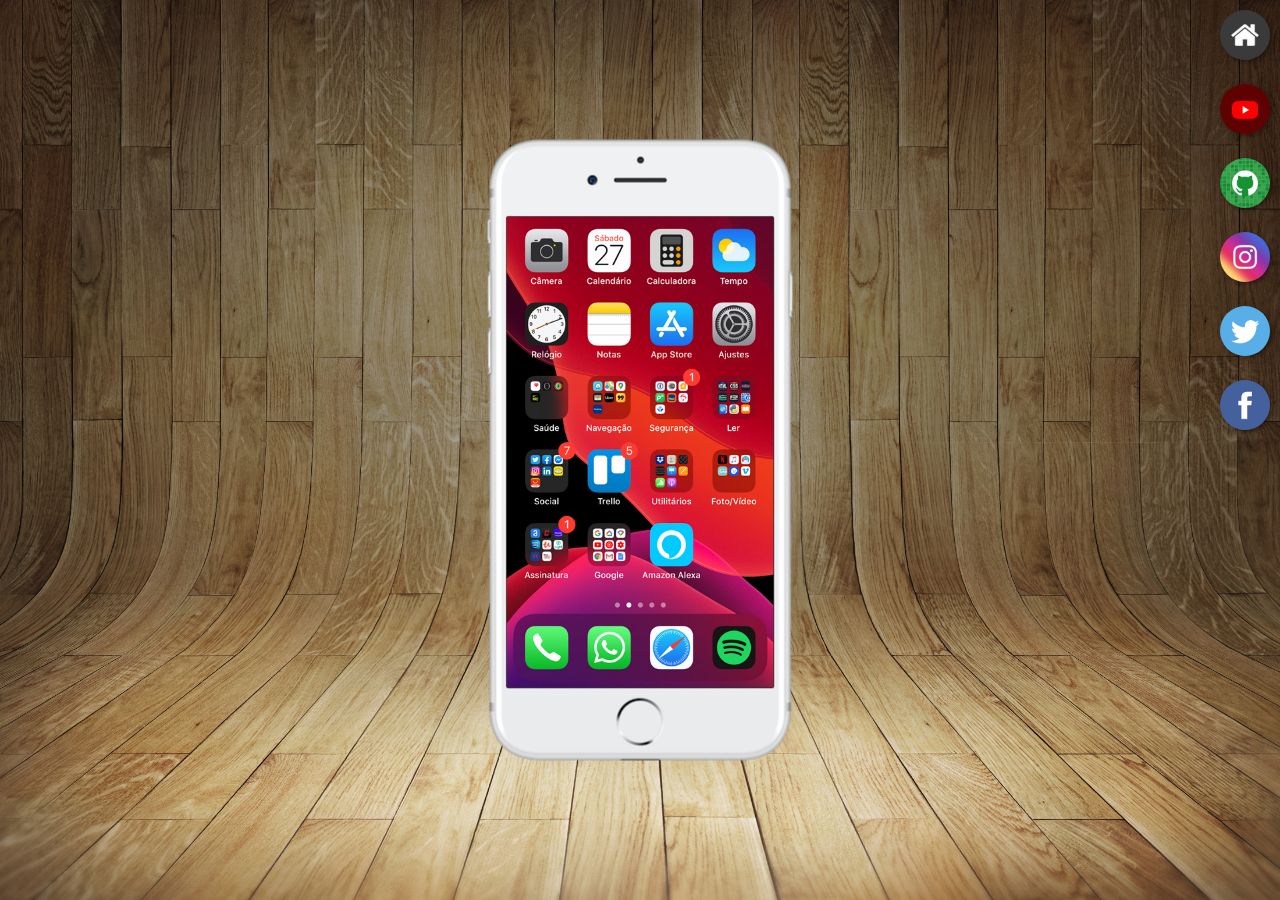
<file: index.html>
<!DOCTYPE html>
<html lang="pt-br">
<head>
    <meta charset="UTF-8">
    <meta http-equiv="X-UA-Compatible" content="IE=edge">
    <meta name="viewport" content="width=device-width, initial-scale=1.0">
    <link rel="shortcut icon" href="favicon.ico" type="image/x-icon">
    <link rel="stylesheet" href="estilos/style.css">
    <title>Projeto de Redes Sociais</title>
</head>
<body>
    <main>
        <section id="telefone">
            <iframe src="home.html" name="tela" id="tela" frameborder="0"></iframe>
                
        </section>
        <section id="redes-sociais">
            <a href="home.html" target="tela"><img src="imagens/logo-home.jpg" alt="Home"></a><br>
            <a href="youtube.html" target="tela"><img src="imagens/logo-youtube.jpg" alt="YouTube"></a><br>
            <a href="github.html" target="tela"><img src="imagens/logo-github.jpg" alt="GitHub"></a><br>
            <a href="instagram.html" target="tela"><img src="imagens/logo-instagram.jpg" alt="Instagram"></a><br>
            <a href="twitter.html" target="tela"><img src="imagens/logo-twitter.jpg" alt="Twitter"></a><br>
            <a href="facebook.html" target="tela"><img src="imagens/logo-facebook.jpg" alt="Facebook"></a>
        </section>
    </main>    
</body>
</html>
</file>
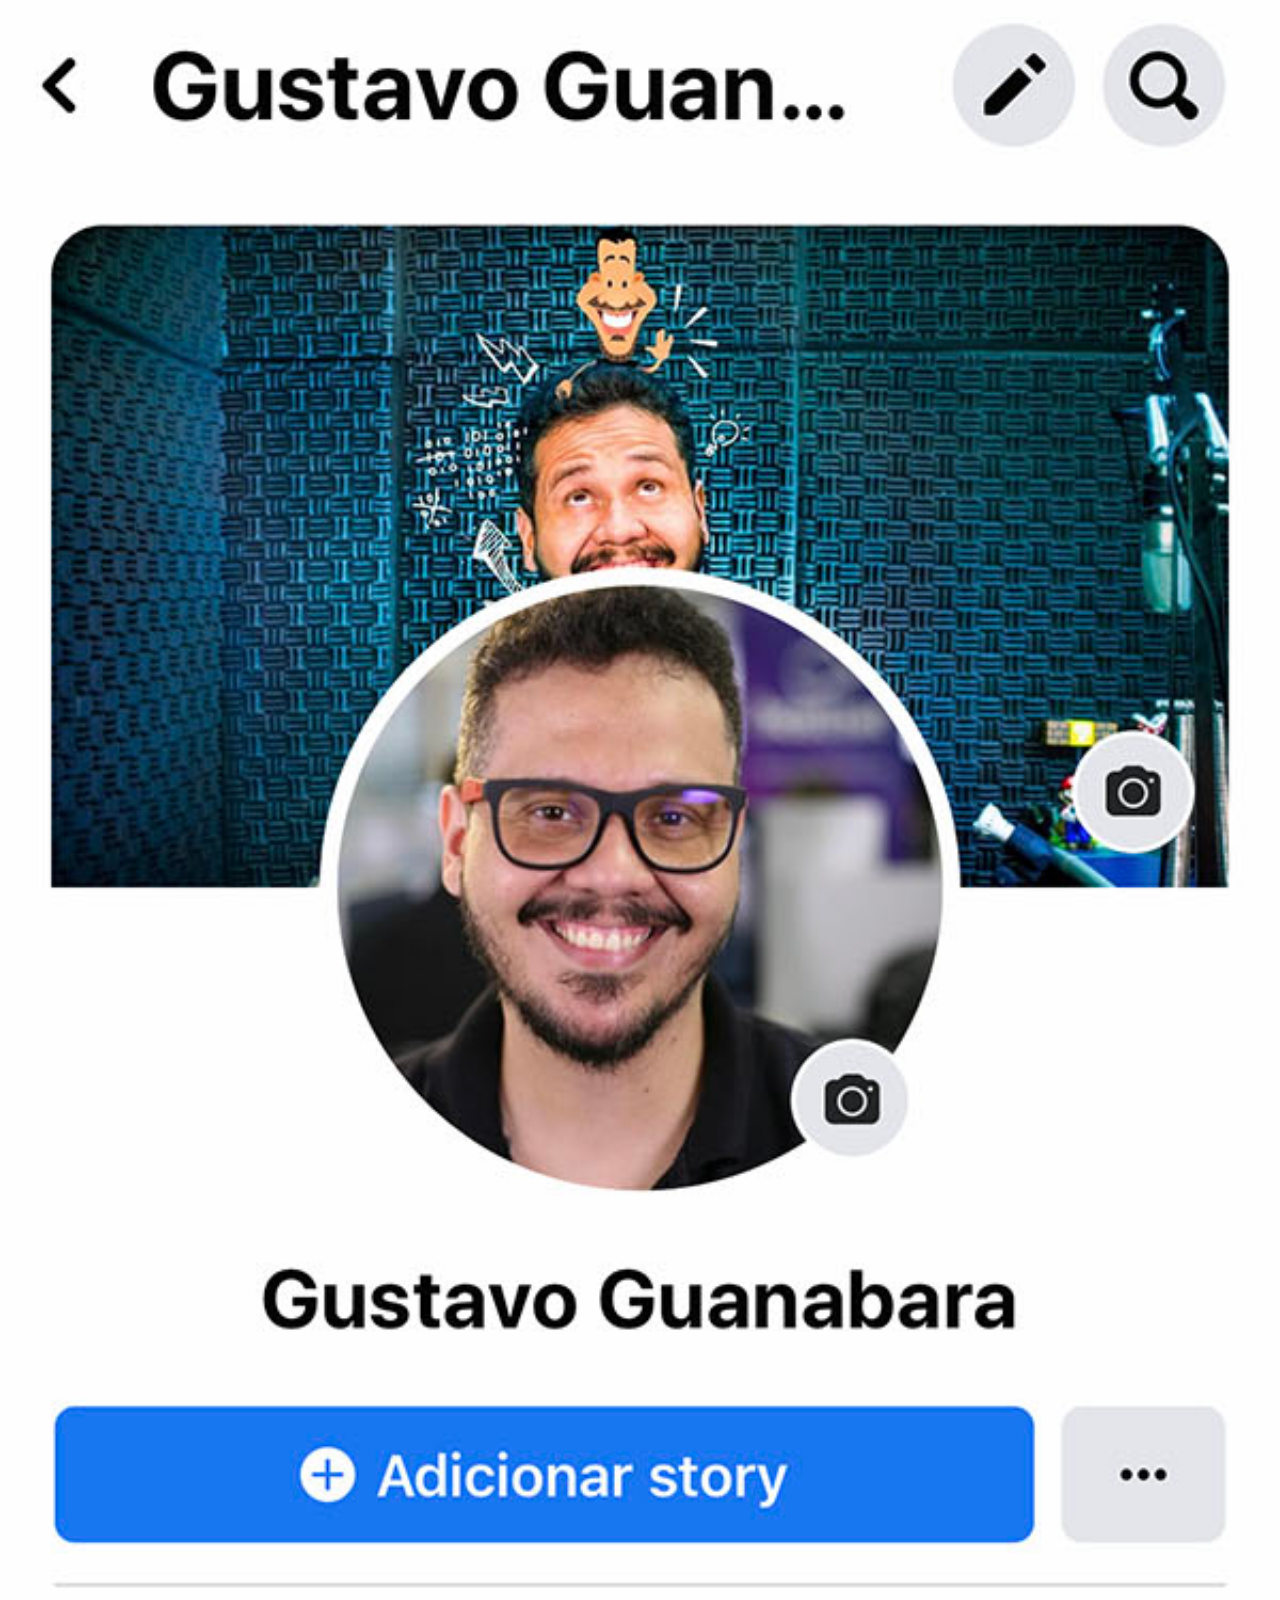
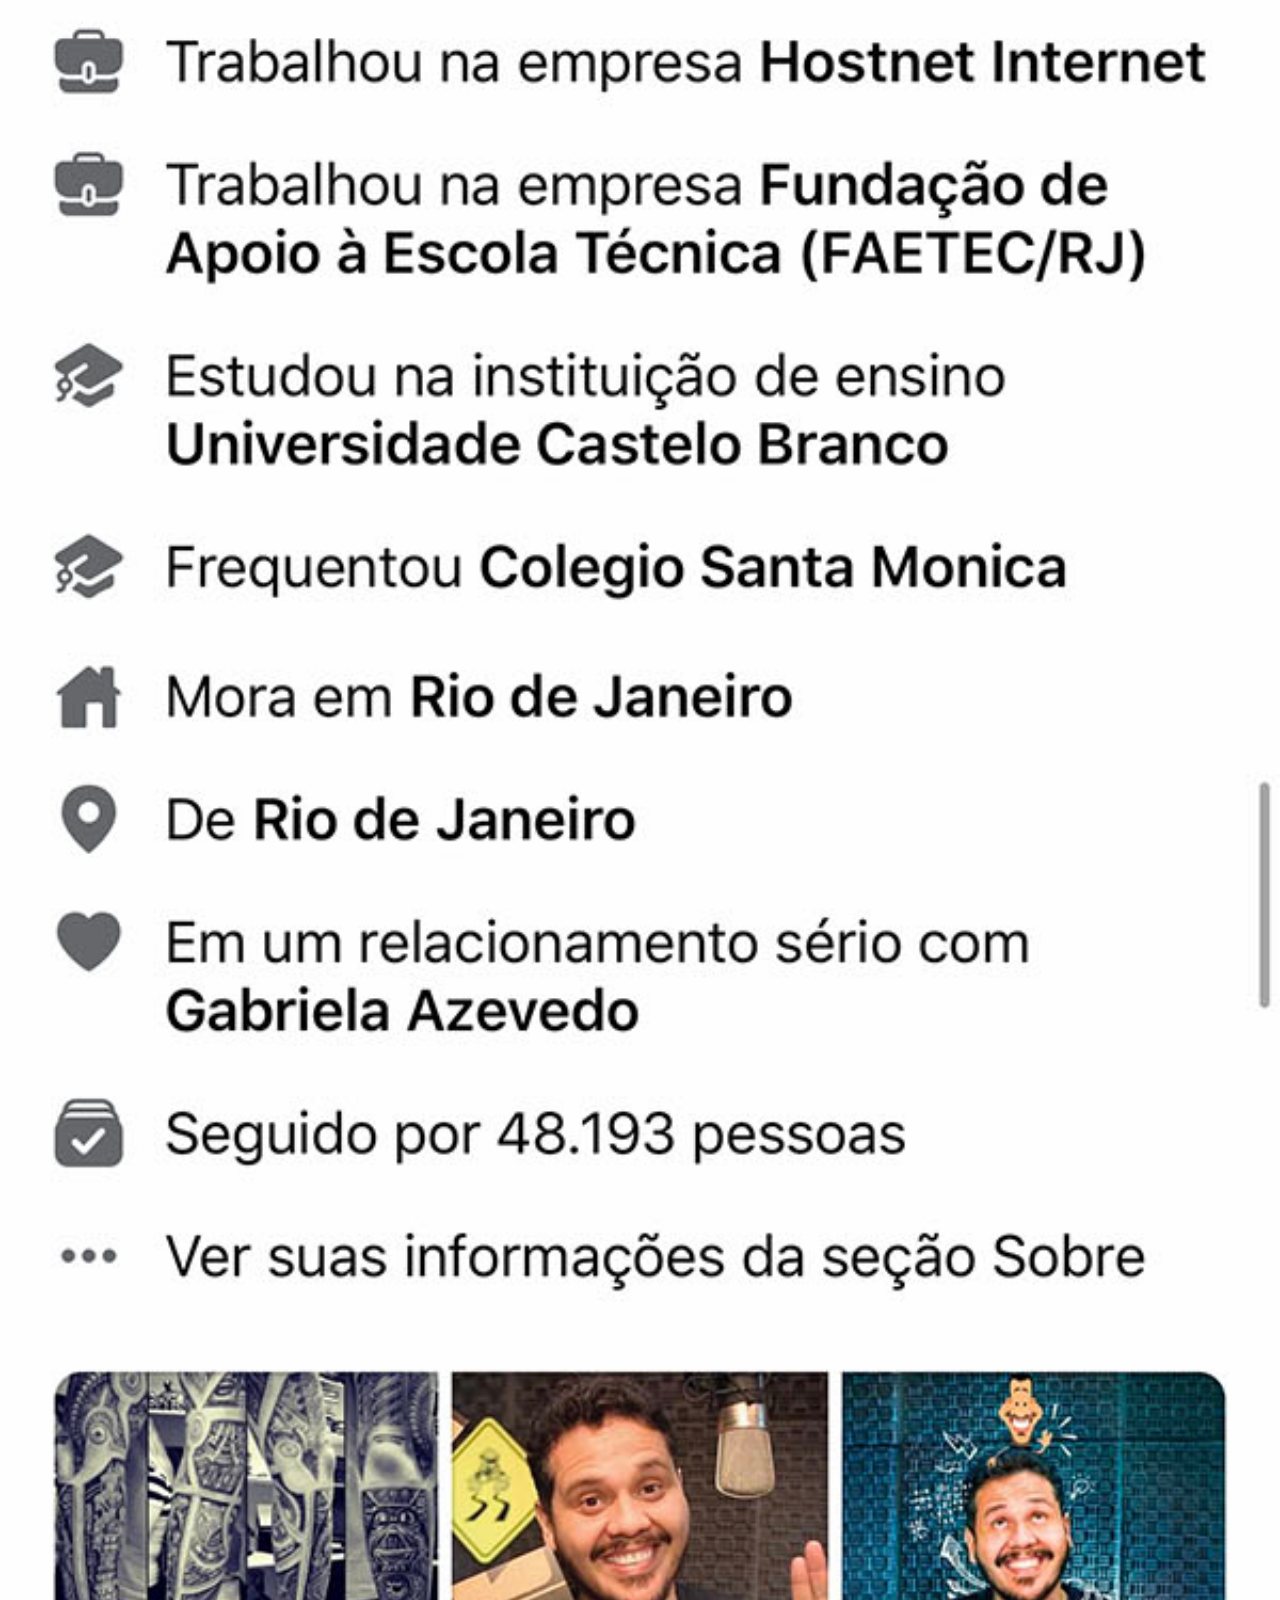
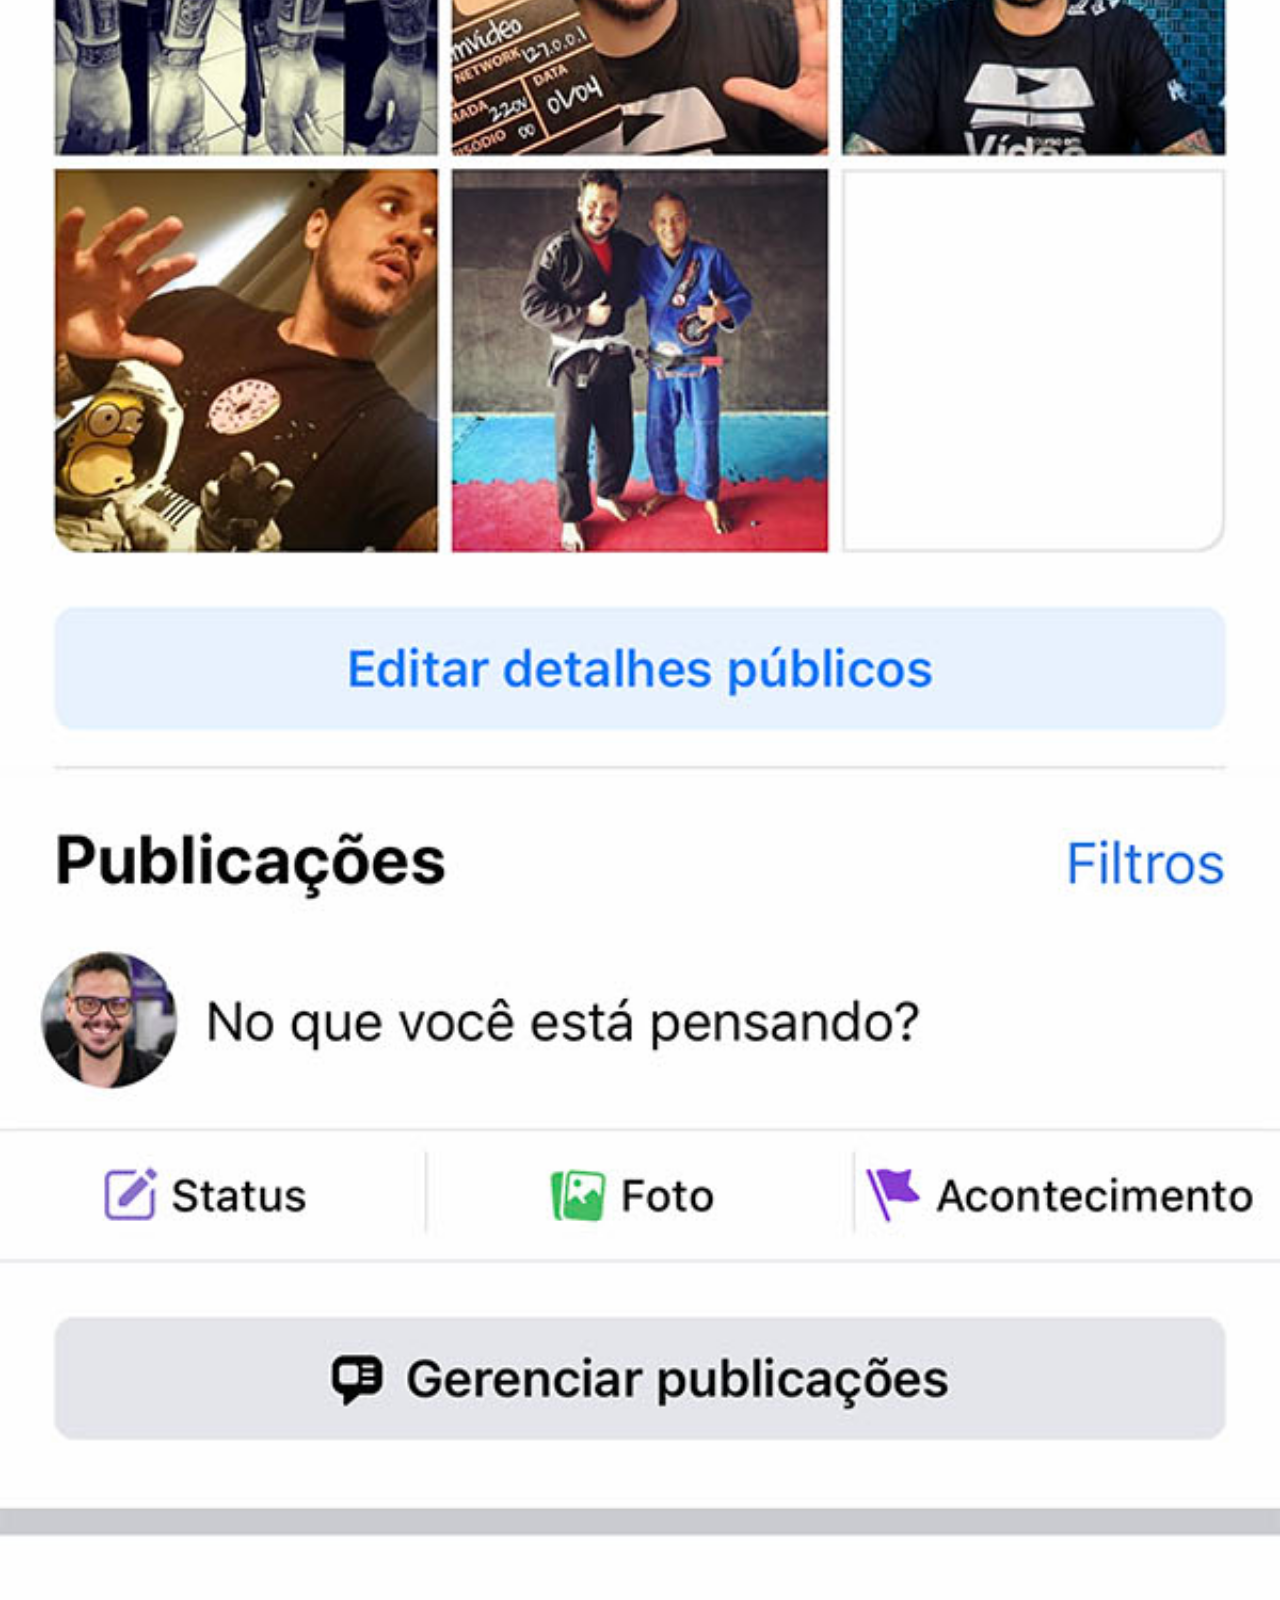
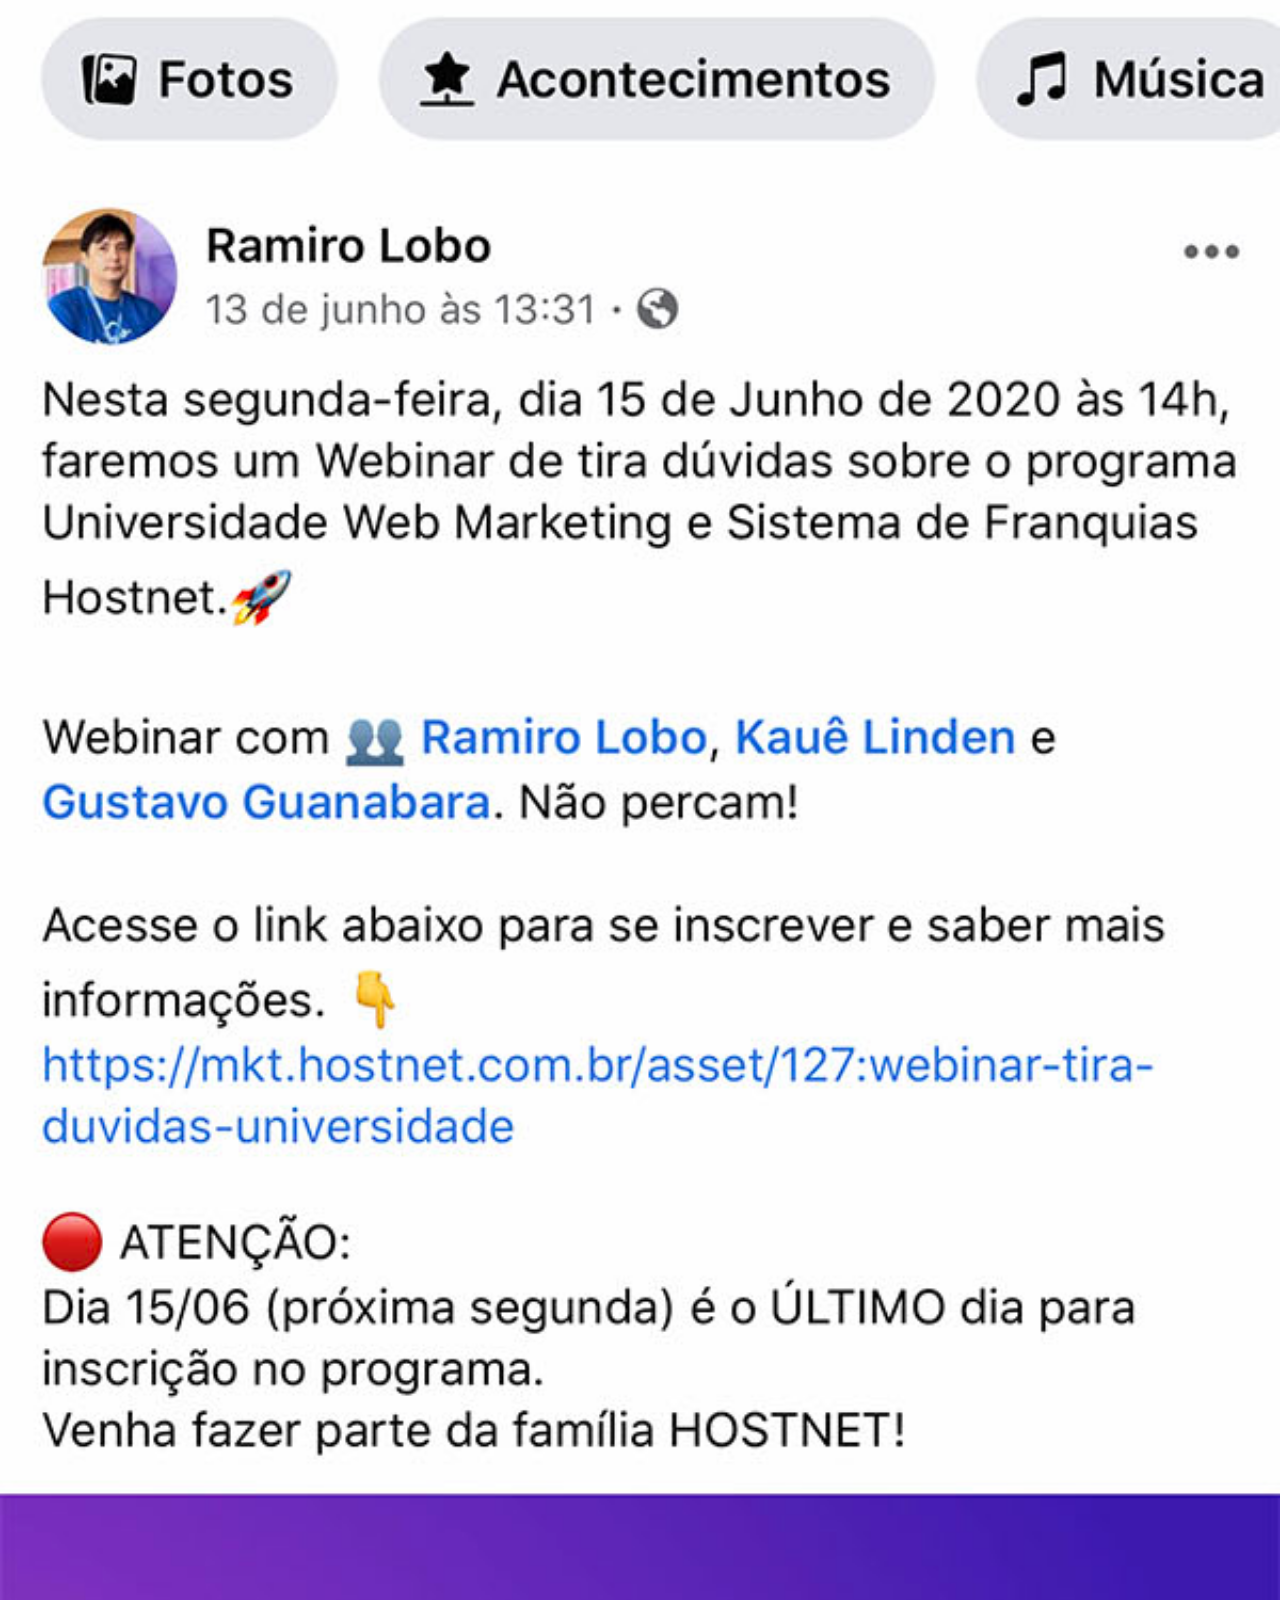
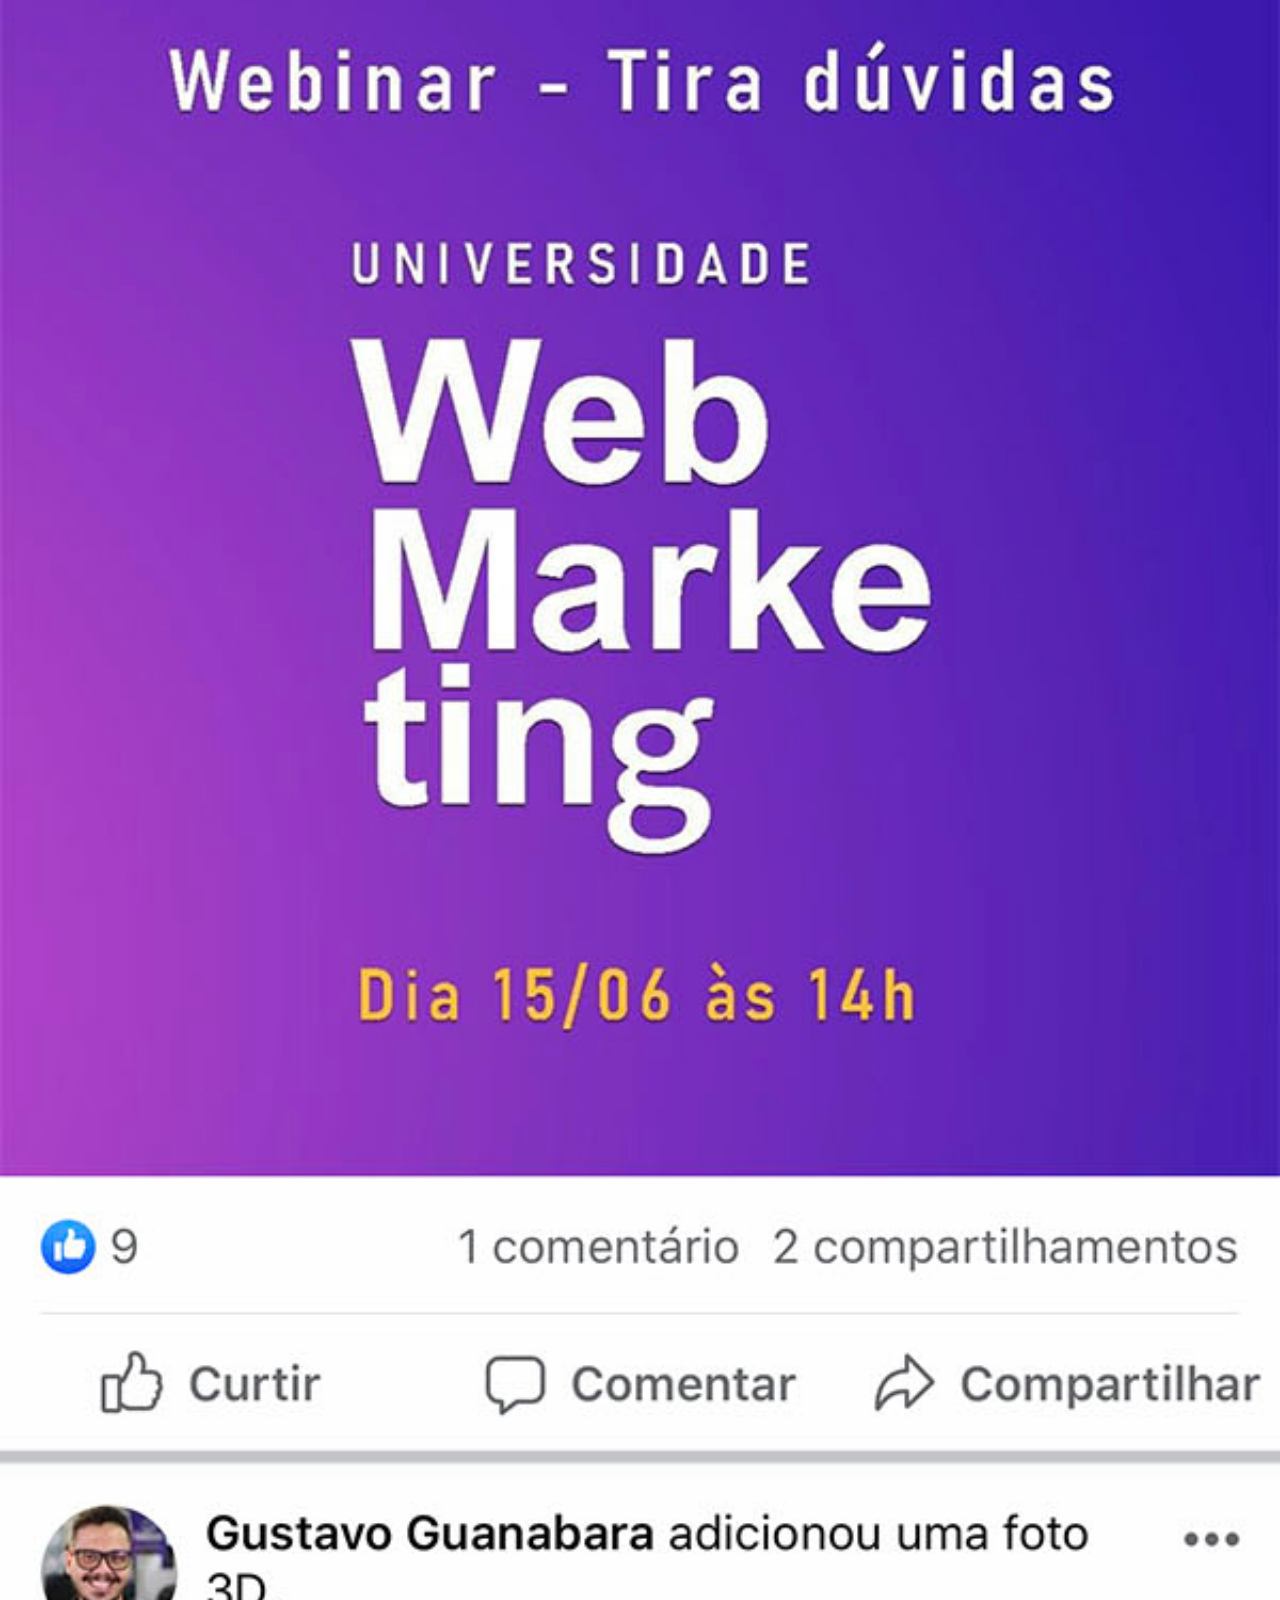
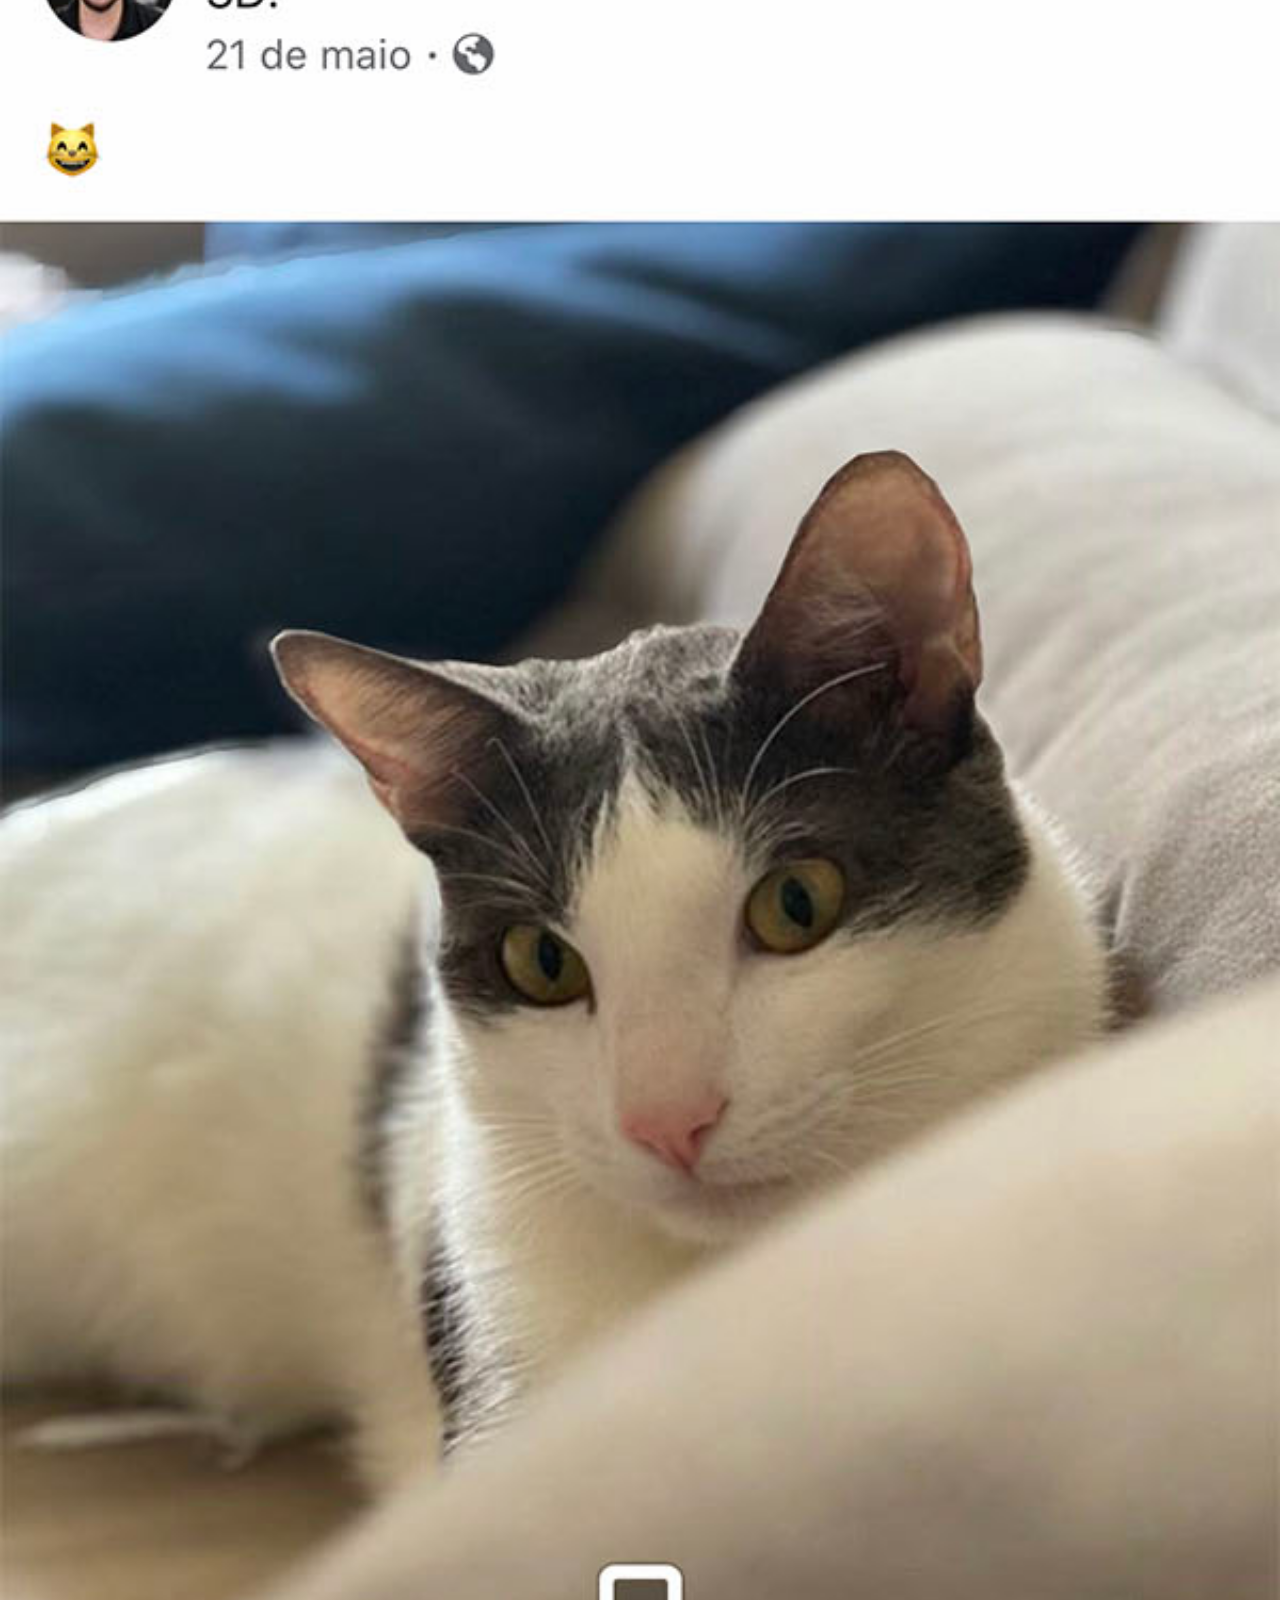
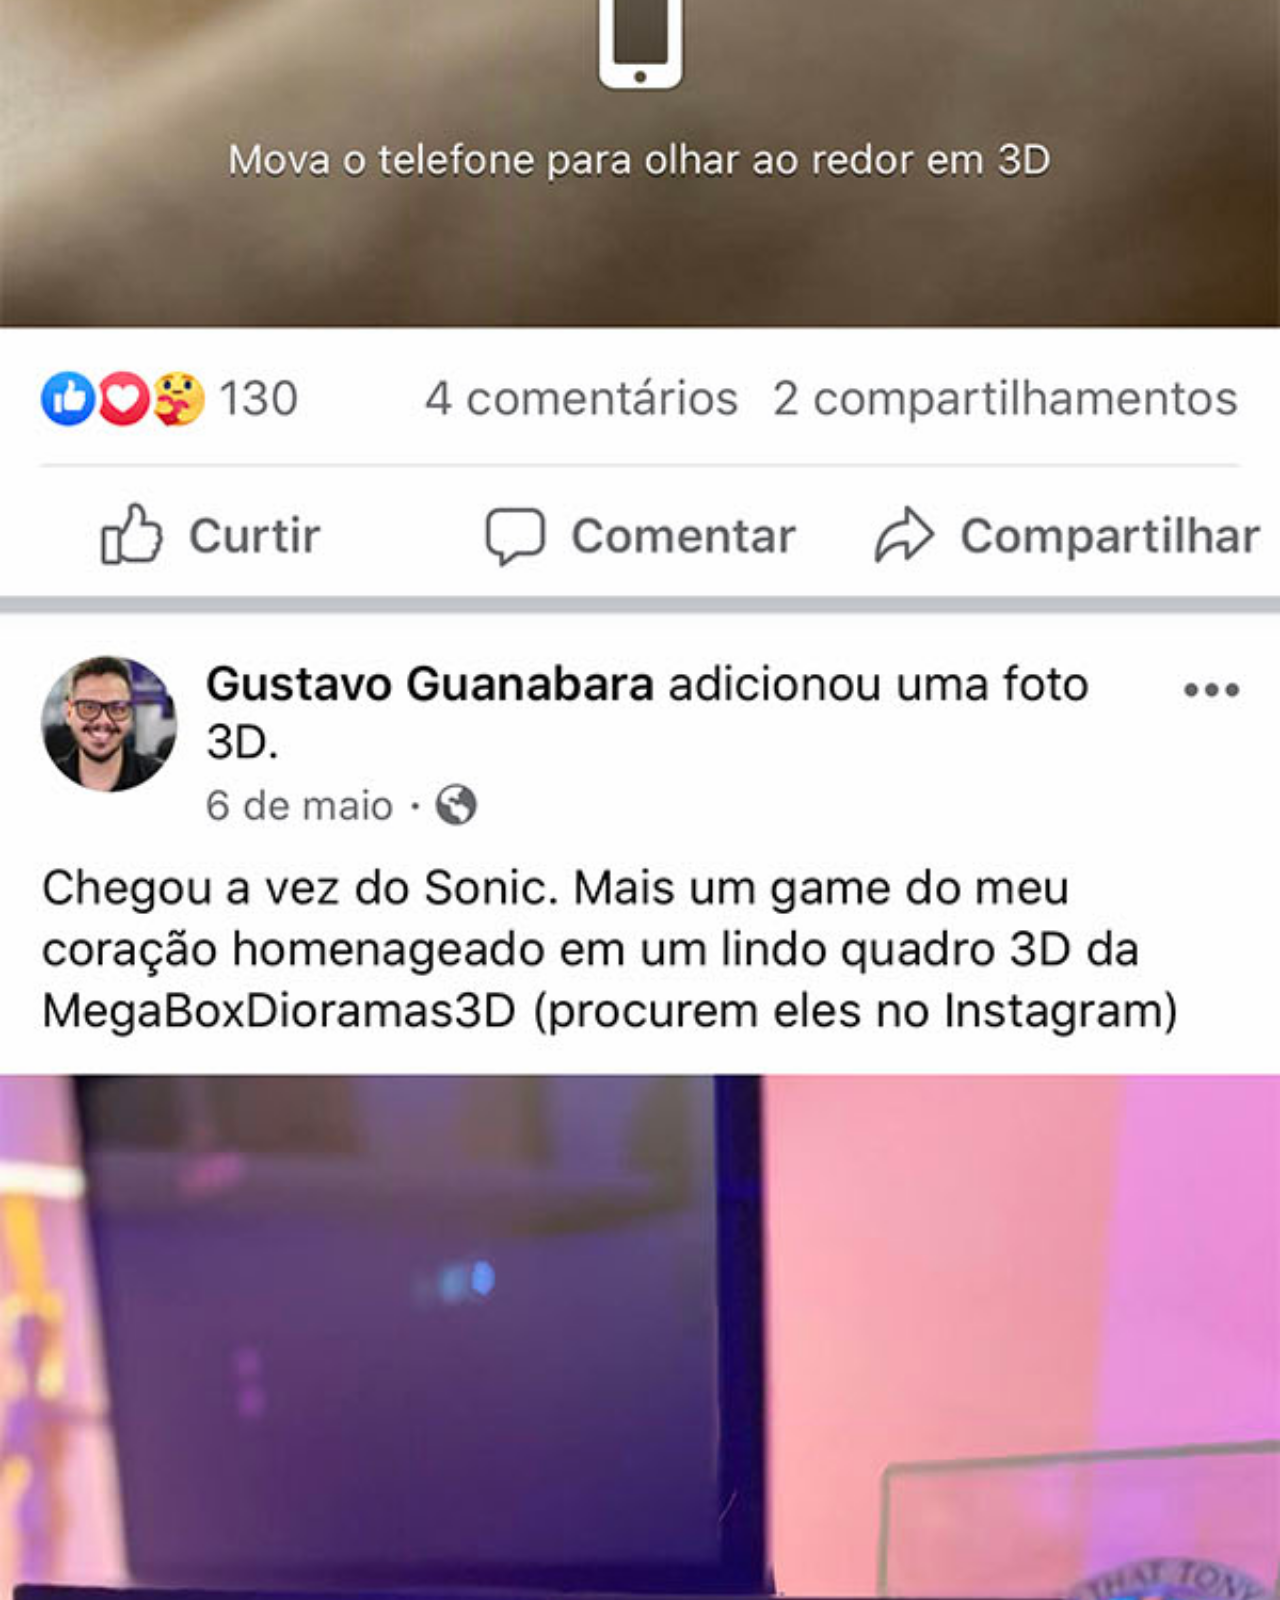
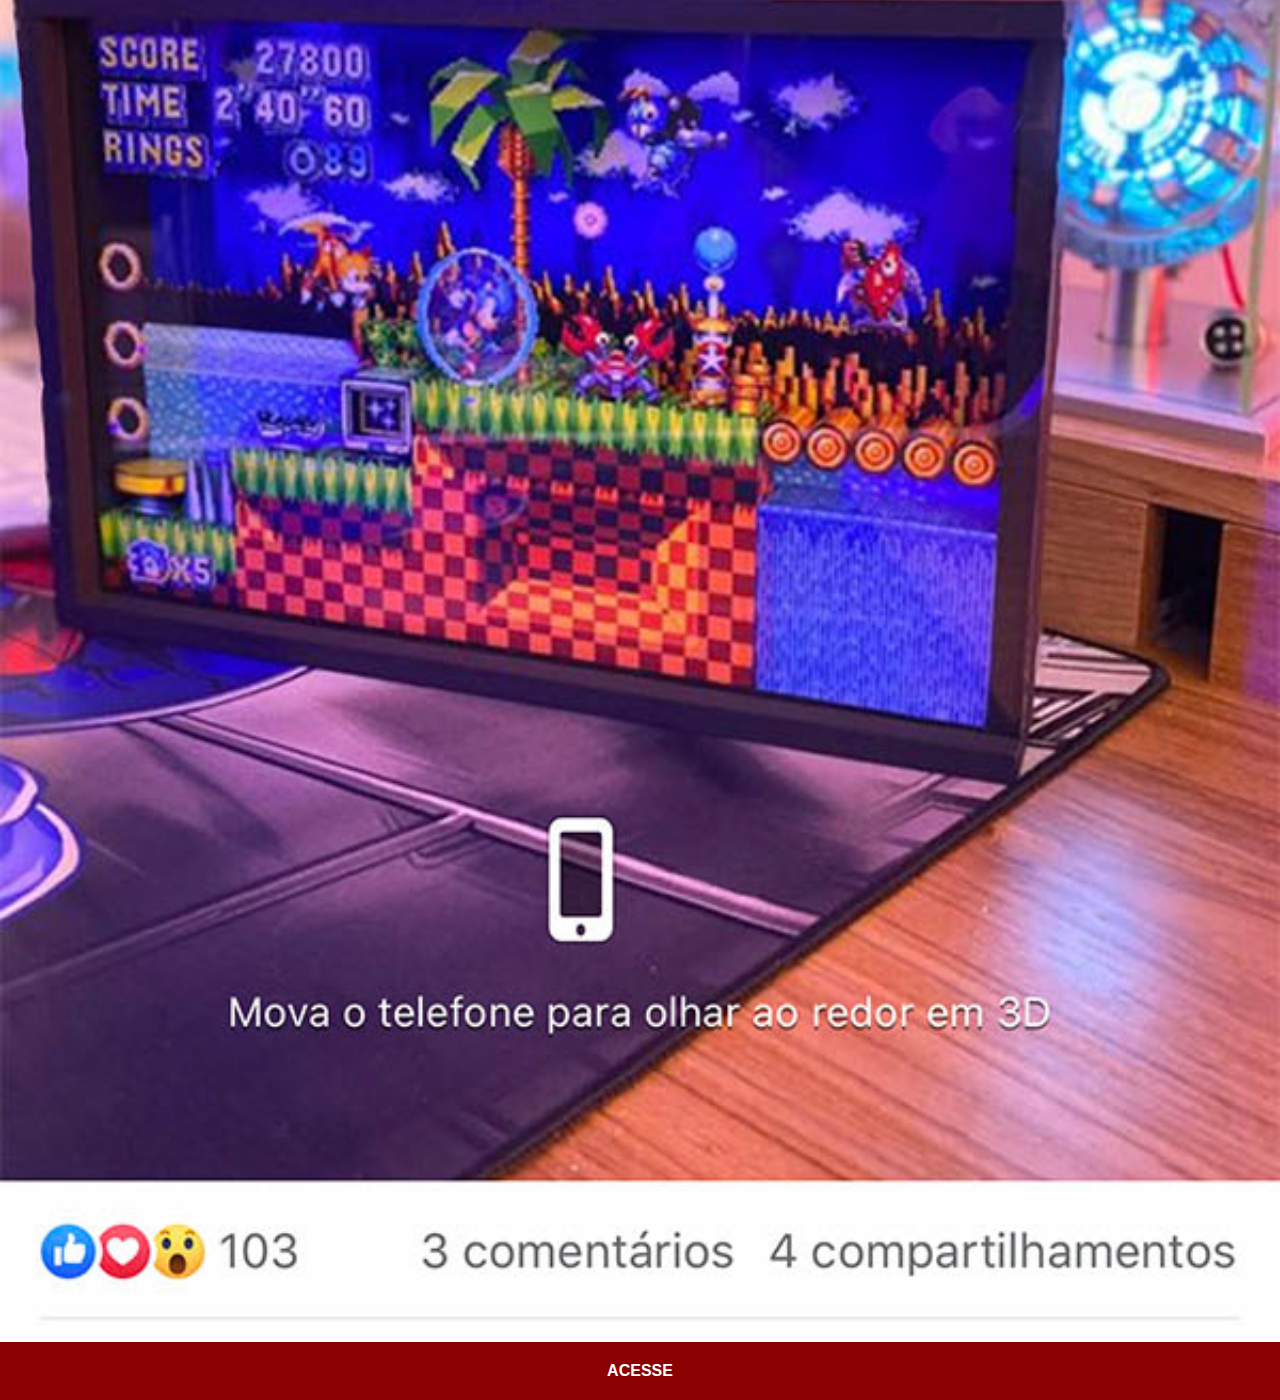
<file: facebook.html>
<!DOCTYPE html>
<html lang="pt-br">
<head>
    <meta charset="UTF-8">
    <meta http-equiv="X-UA-Compatible" content="IE=edge">
    <meta name="viewport" content="width=device-width, initial-scale=1.0">
    <title>Facebook</title>
    <link rel="stylesheet" href="estilos/social.css">
</head>
<body>
    <img src="imagens/tela-facebook.jpg" alt="Facebook">
    <a href="https://ww.facebook.com/gustavoguanabara/" target="_blank">ACESSE</a>
</body>
</html>
</file>
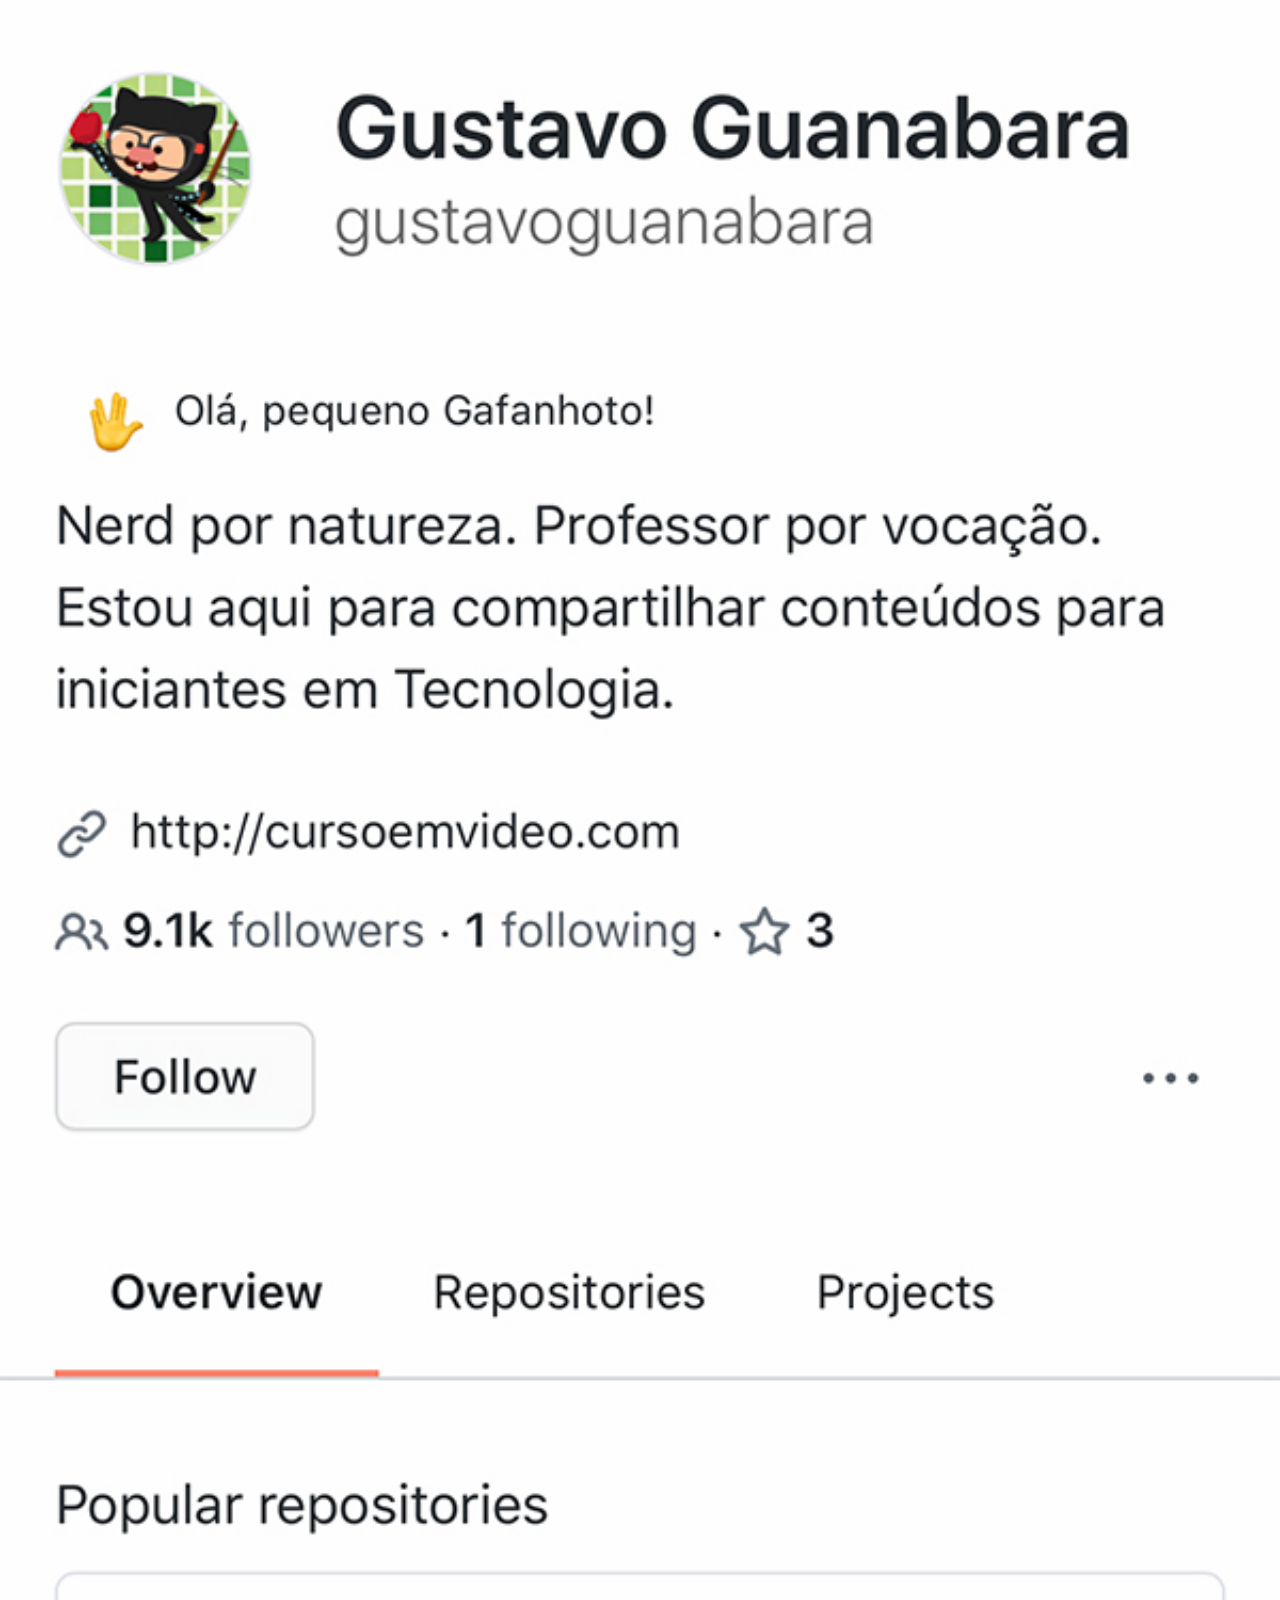
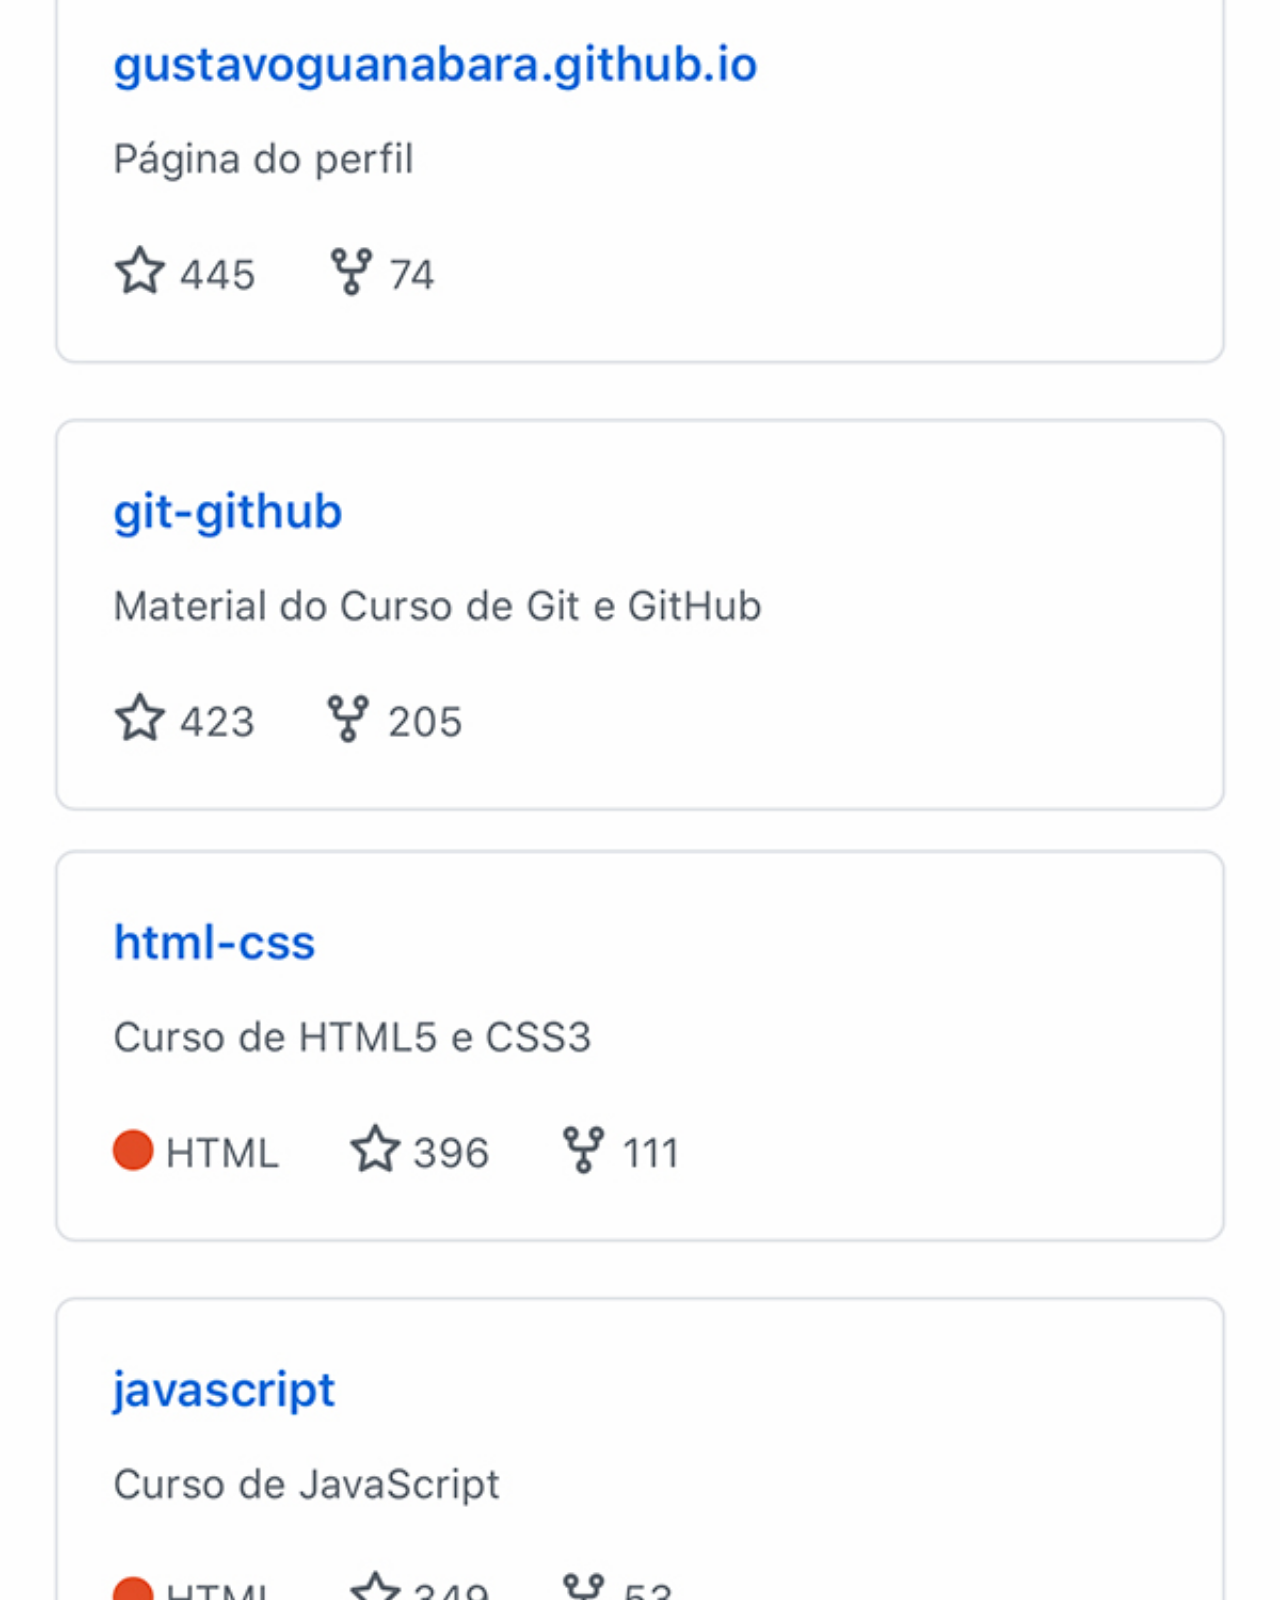
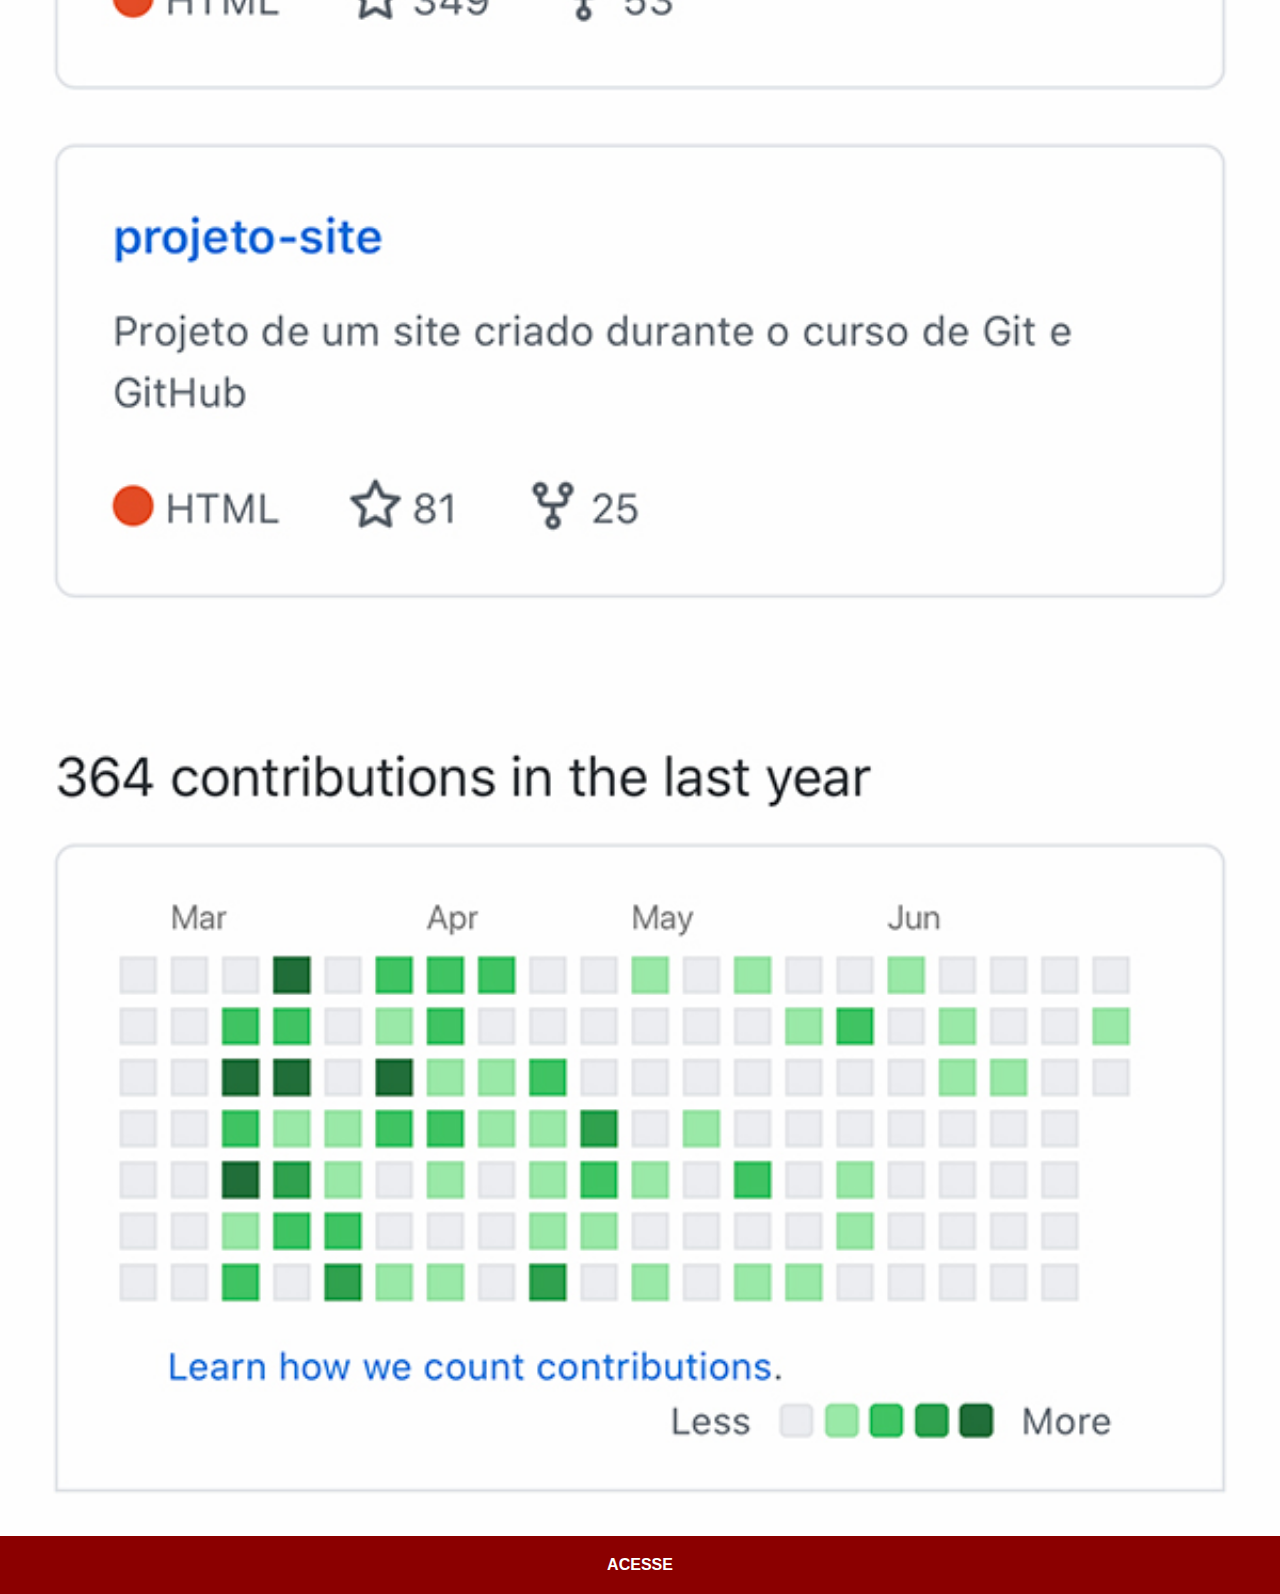
<file: github.html>
<!DOCTYPE html>
<html lang="pt-br">
<head>
    <meta charset="UTF-8">
    <meta http-equiv="X-UA-Compatible" content="IE=edge">
    <meta name="viewport" content="width=device-width, initial-scale=1.0">
    <title>GitHub</title>
    <link rel="stylesheet" href="estilos/social.css">
</head>
<body>
    <img src="imagens/tela-github.jpg" alt="GitHub">
    <a href="https://github.com/gustavoguanabara/" target="_blank">ACESSE</a>
</body>
</html>
</file>
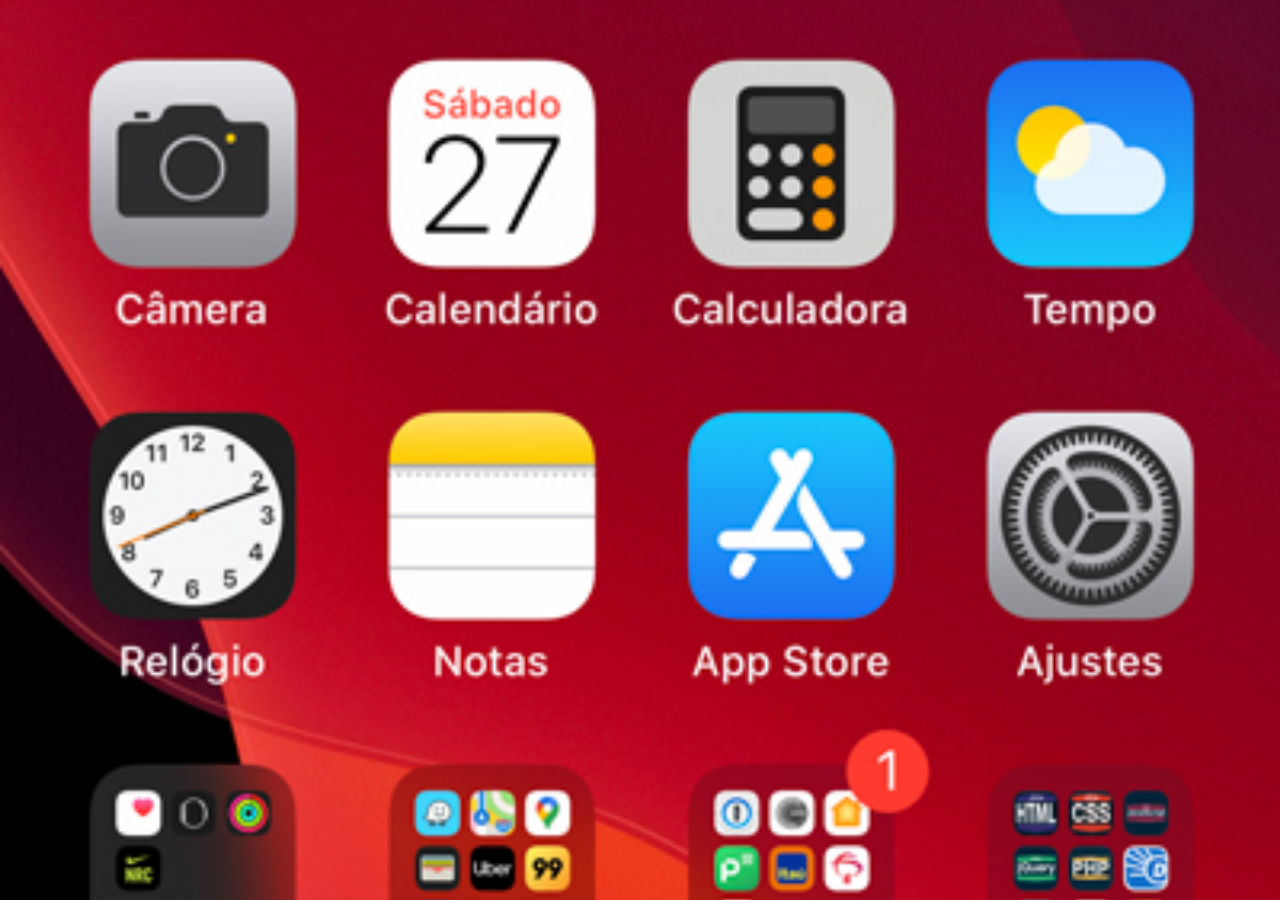
<file: home.html>
<!DOCTYPE html>
<html lang="pt-br">
<head>
    <meta charset="UTF-8">
    <meta http-equiv="X-UA-Compatible" content="IE=edge">
    <meta name="viewport" content="width=device-width, initial-scale=1.0">
    <title>Home</title>
</head>
<style>
    * {
        margin: 0px;
        padding: 0px;
    }

    body {
        width: 100vw;
        height: 100vh;
        background: black url('imagens/tela-home.jpg') no-repeat top center;
        background-size: cover;
    }
</style>
<body>
    
</body>
</html>
</file>
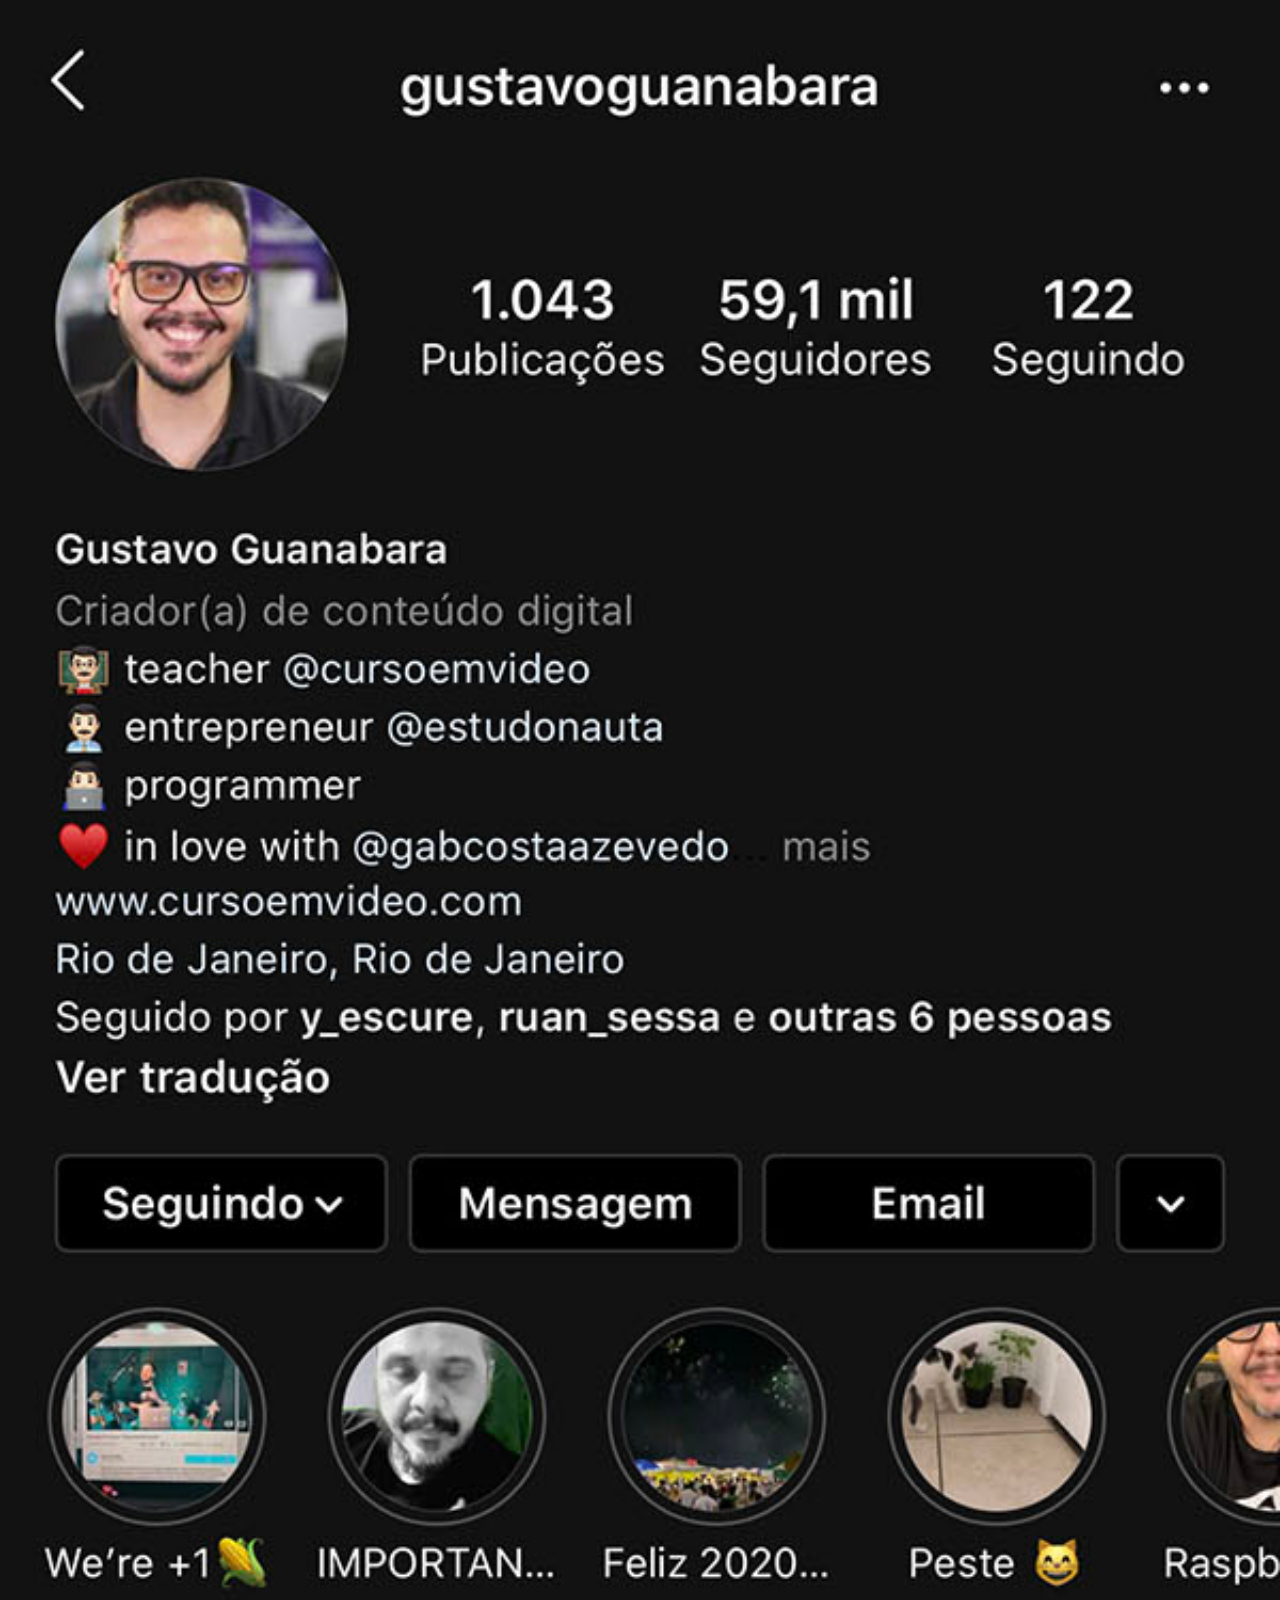
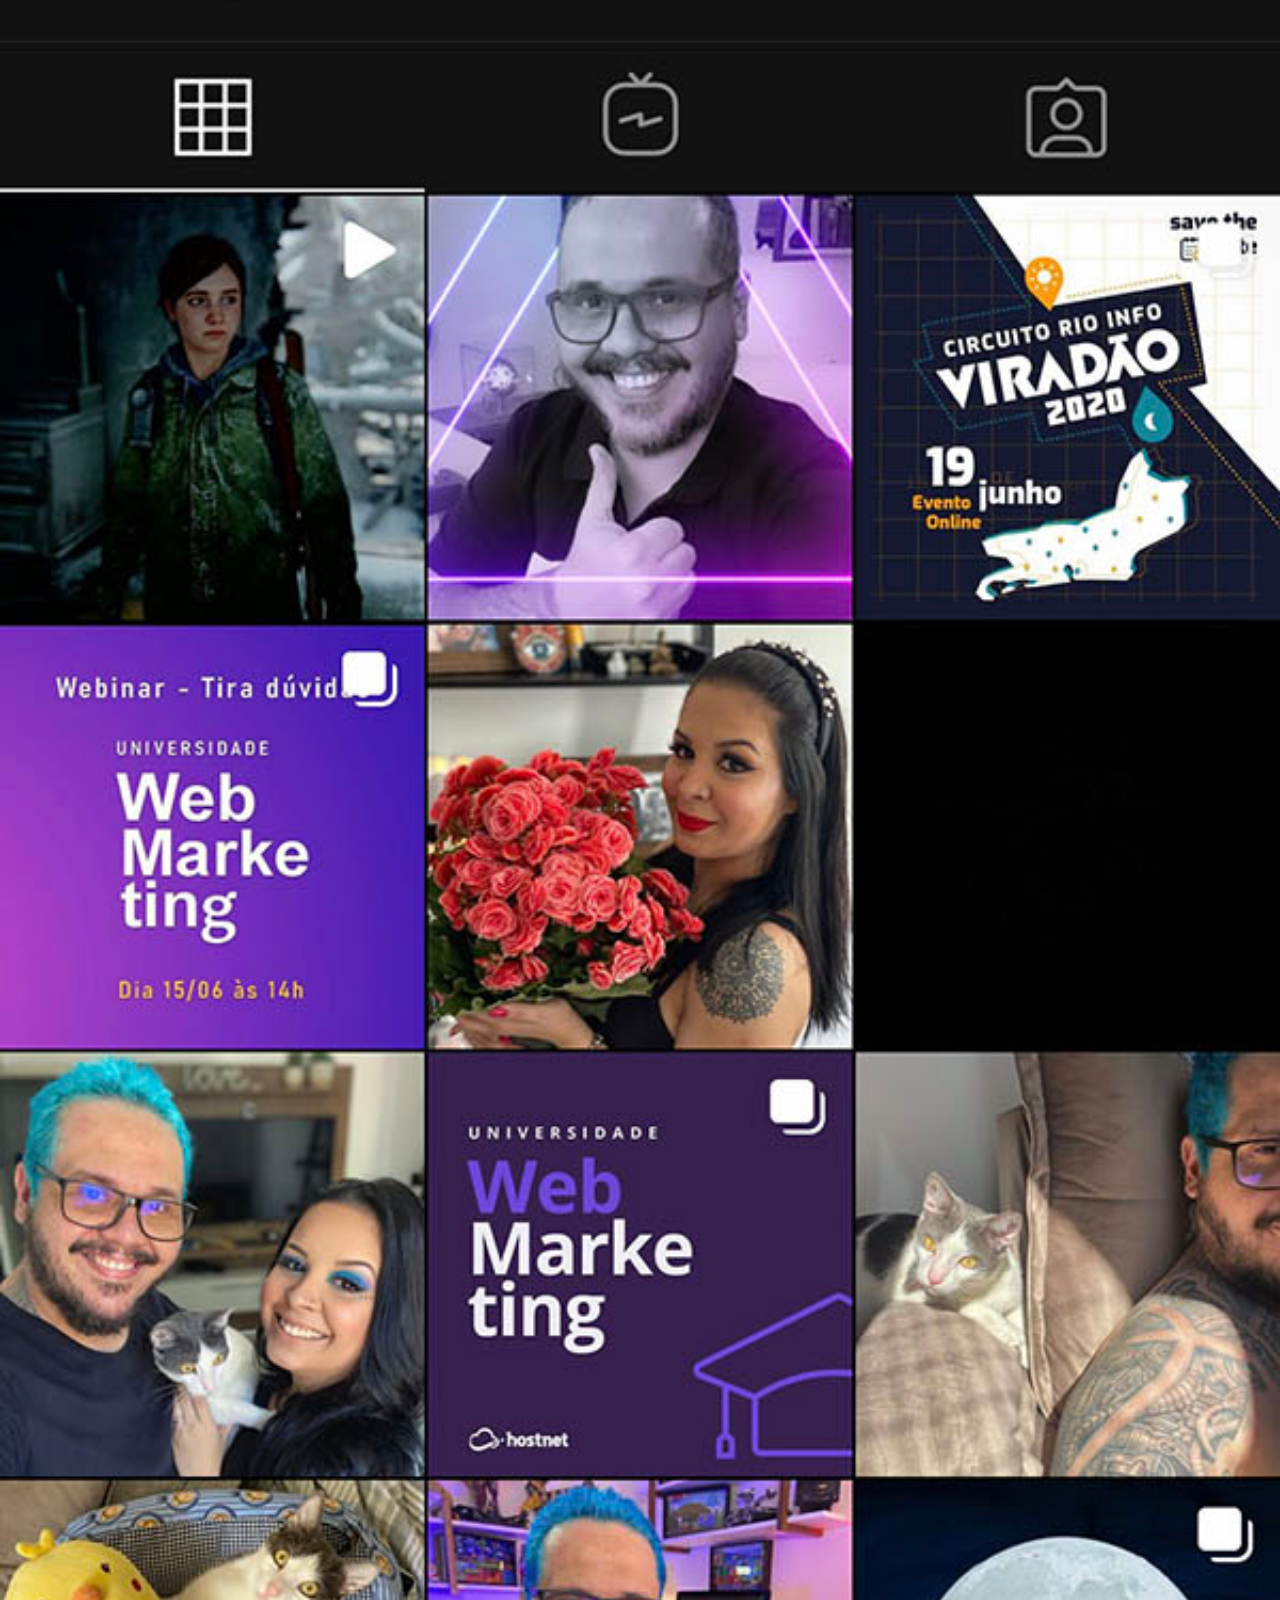
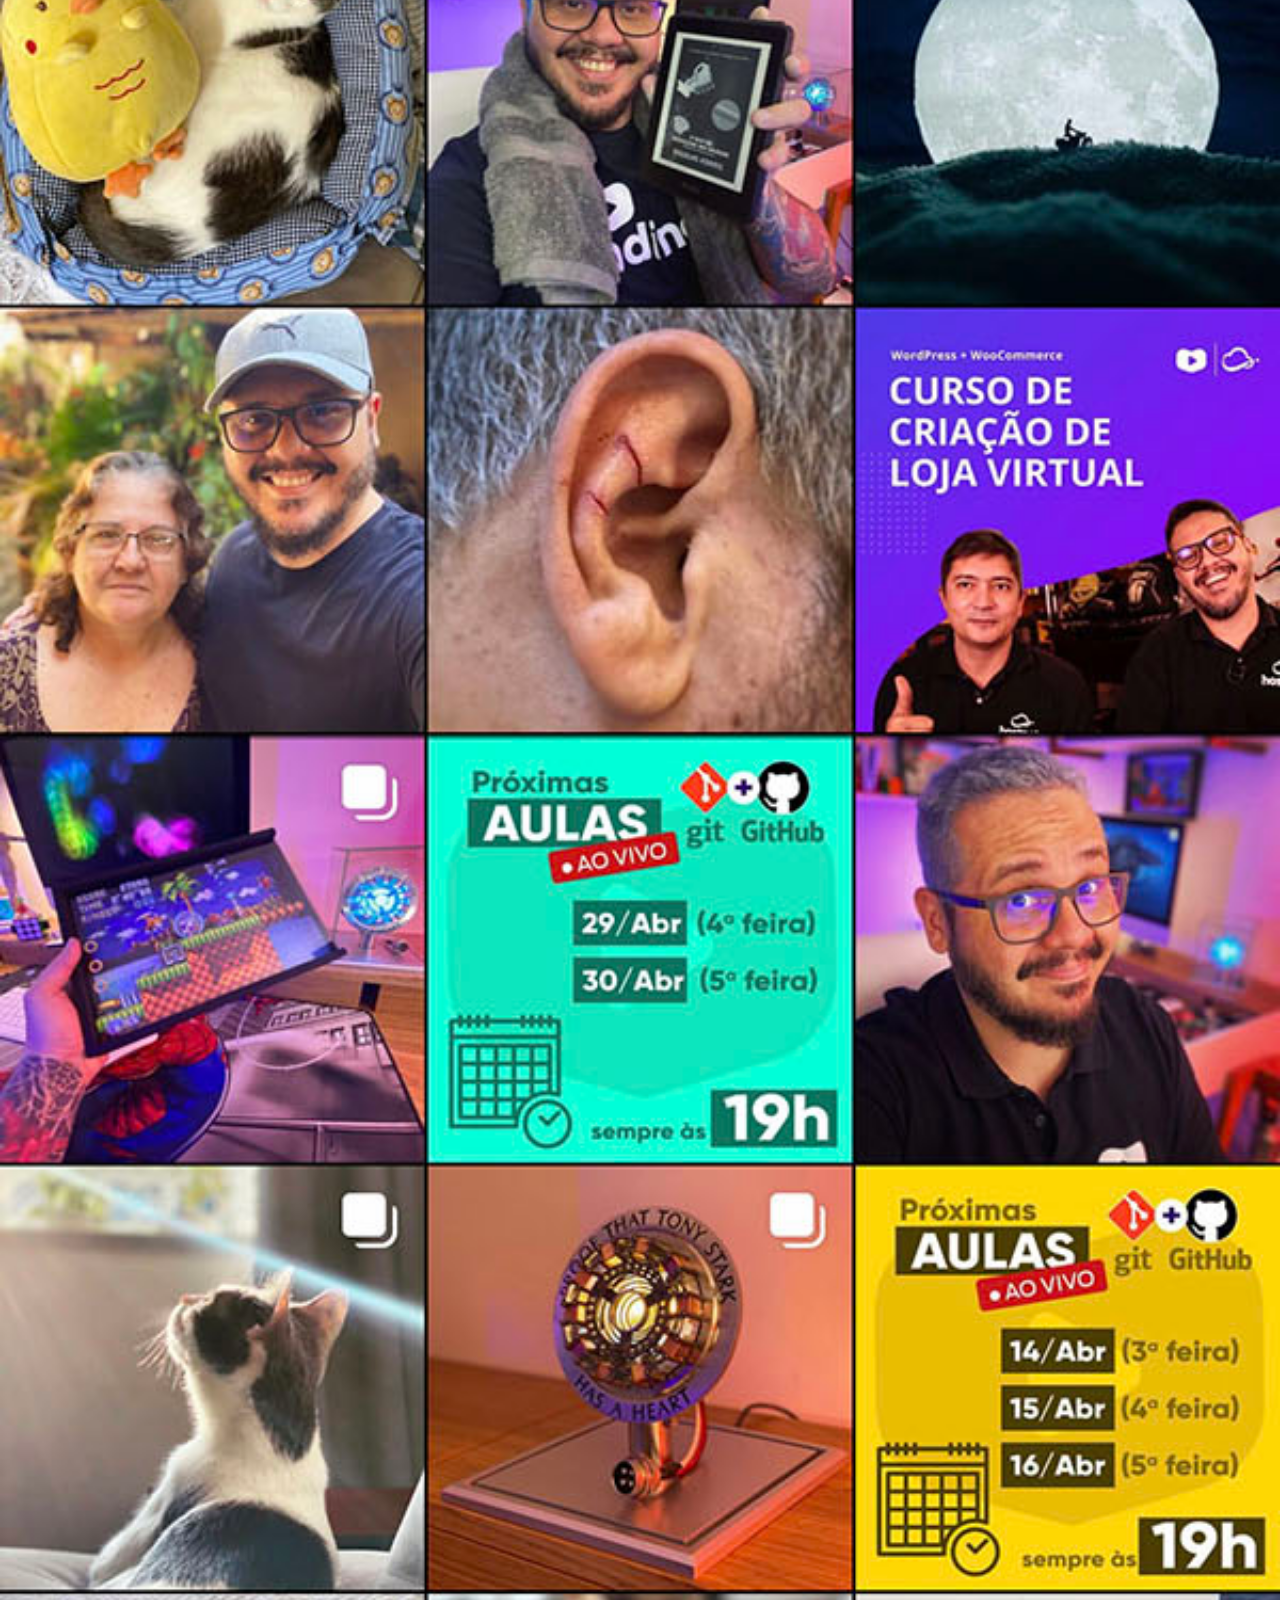
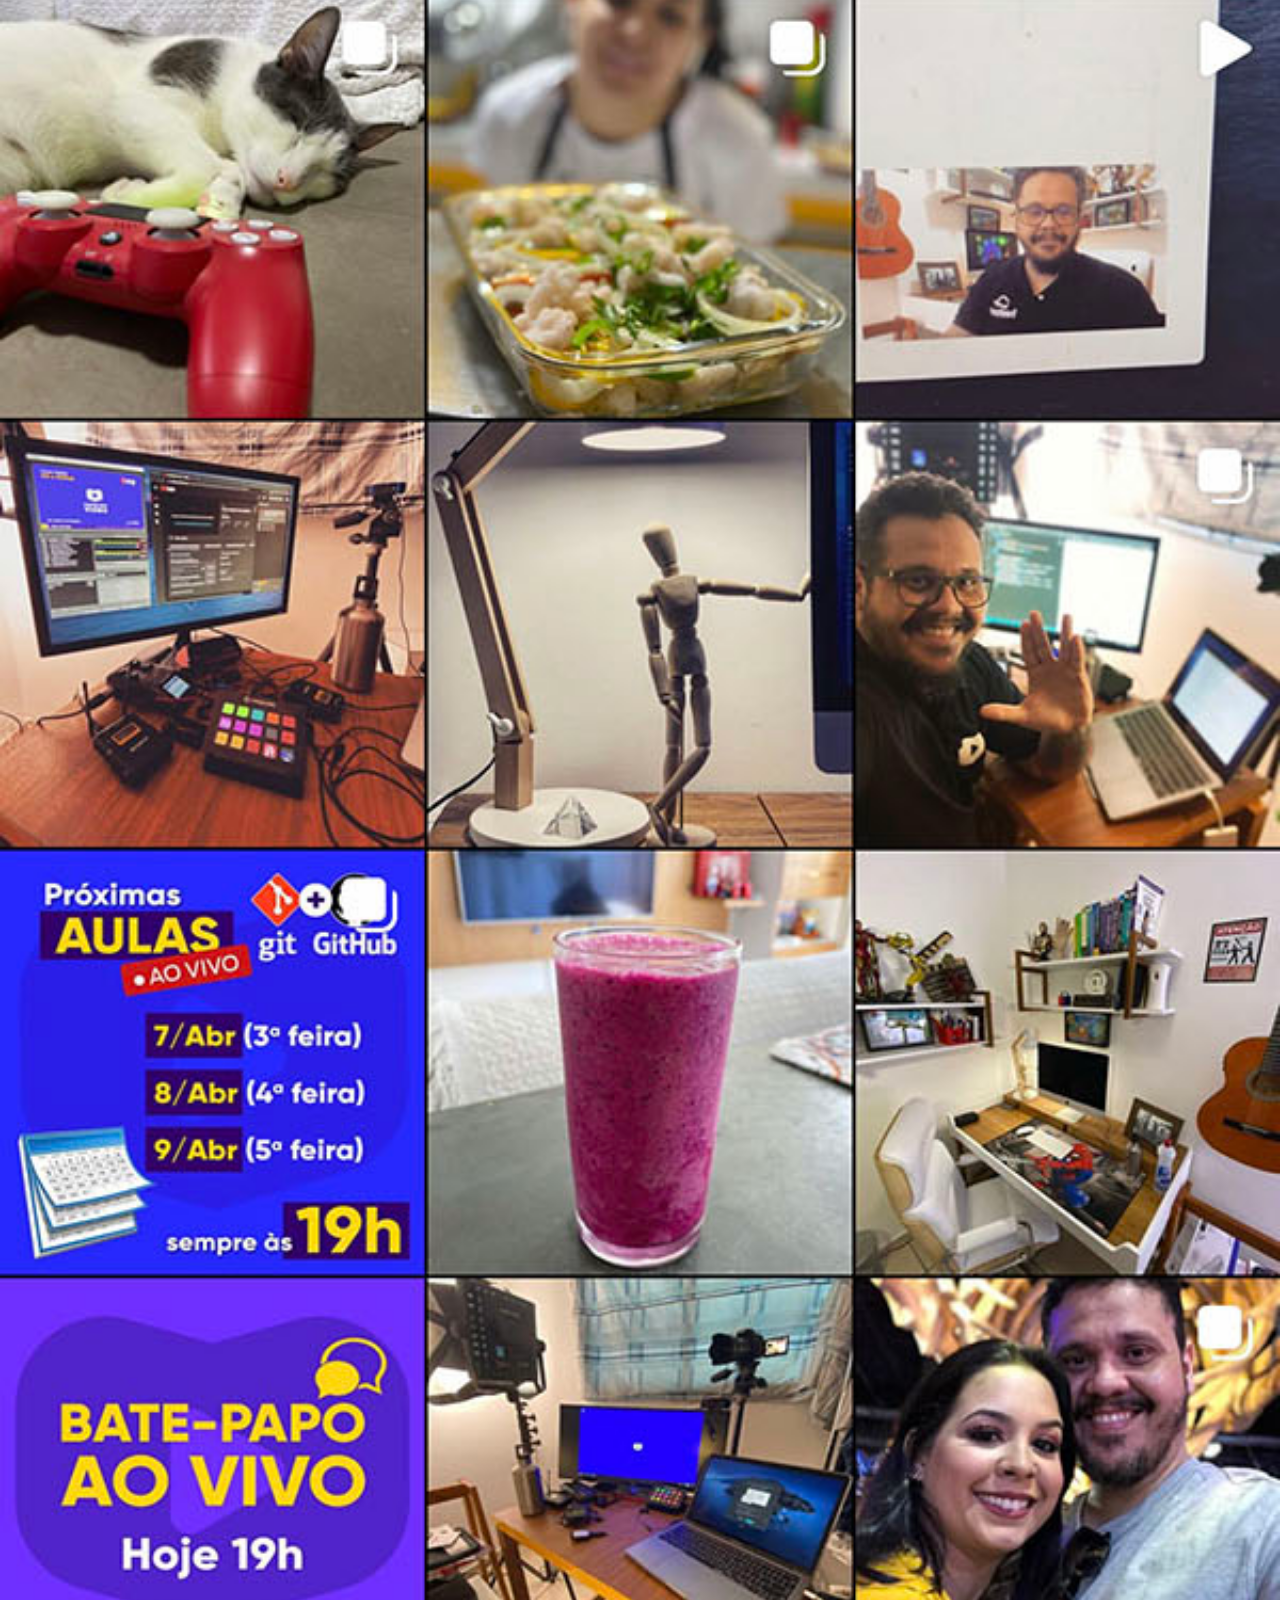
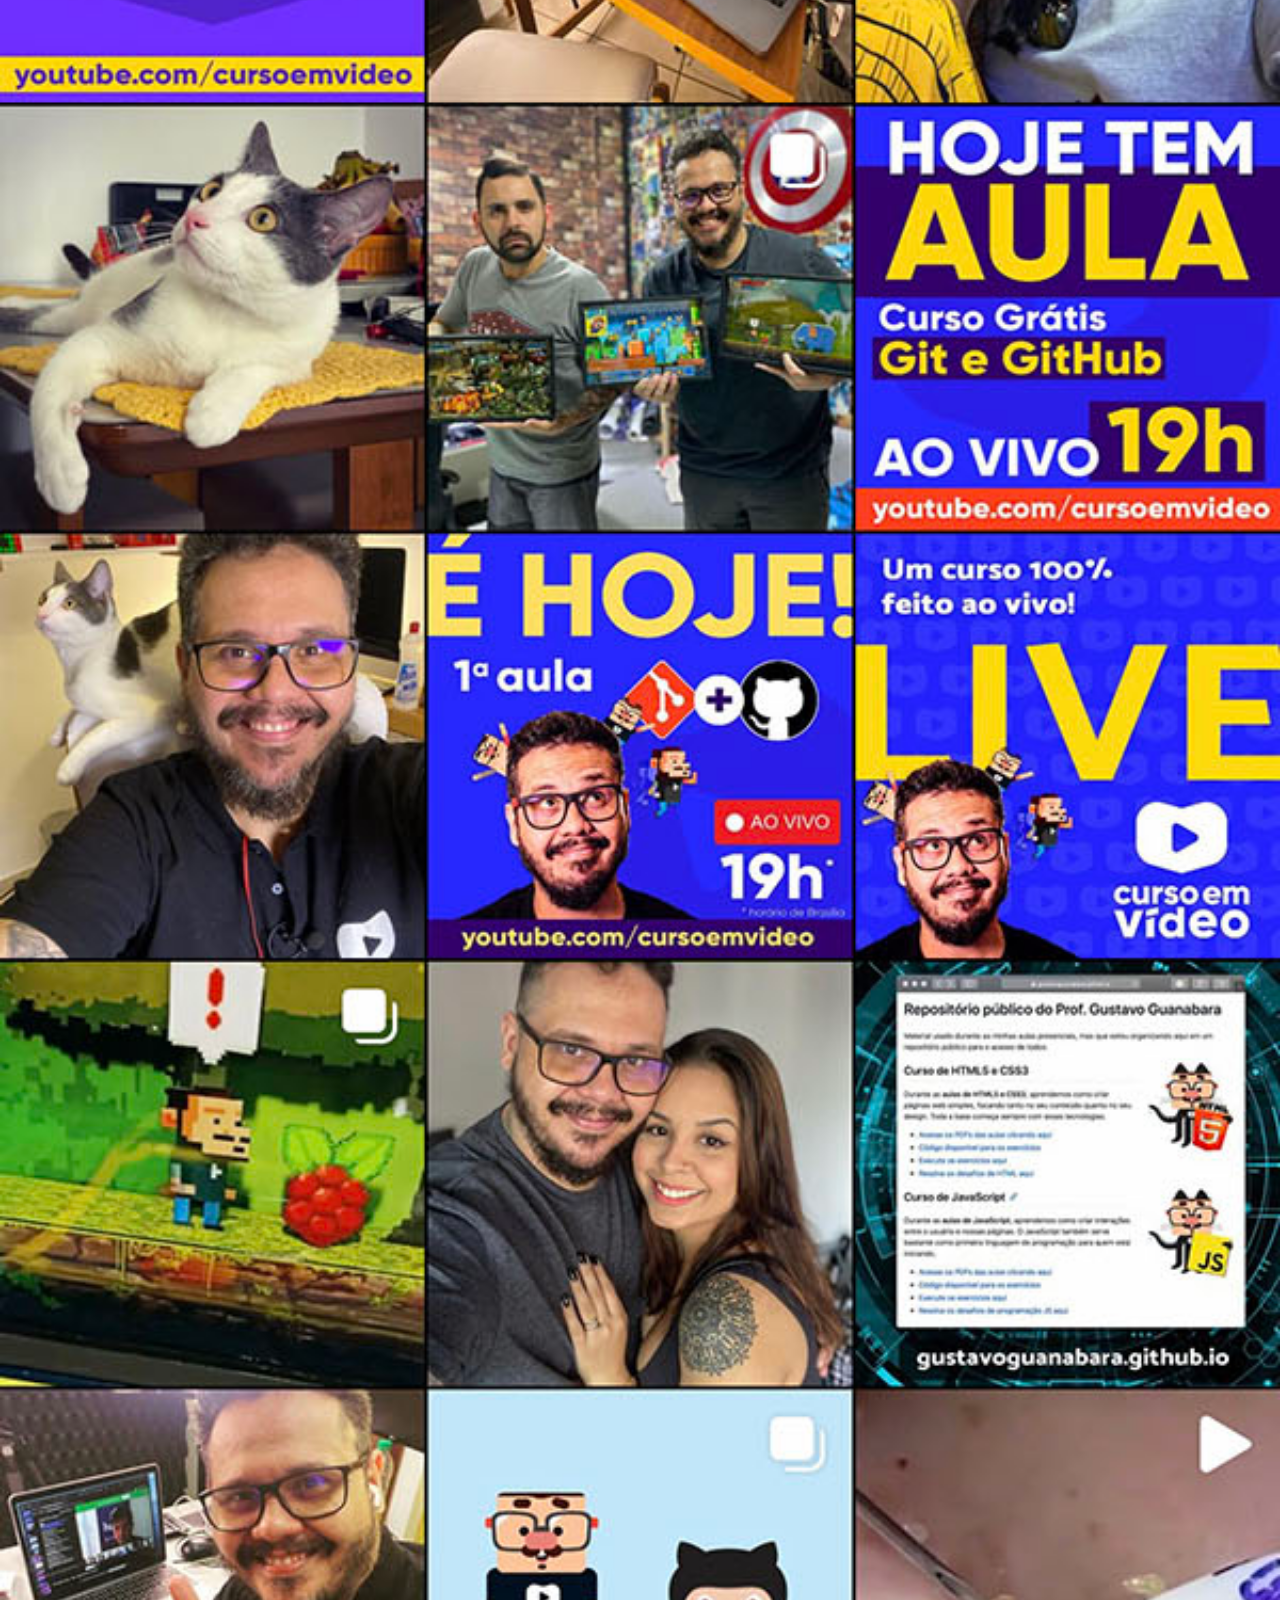
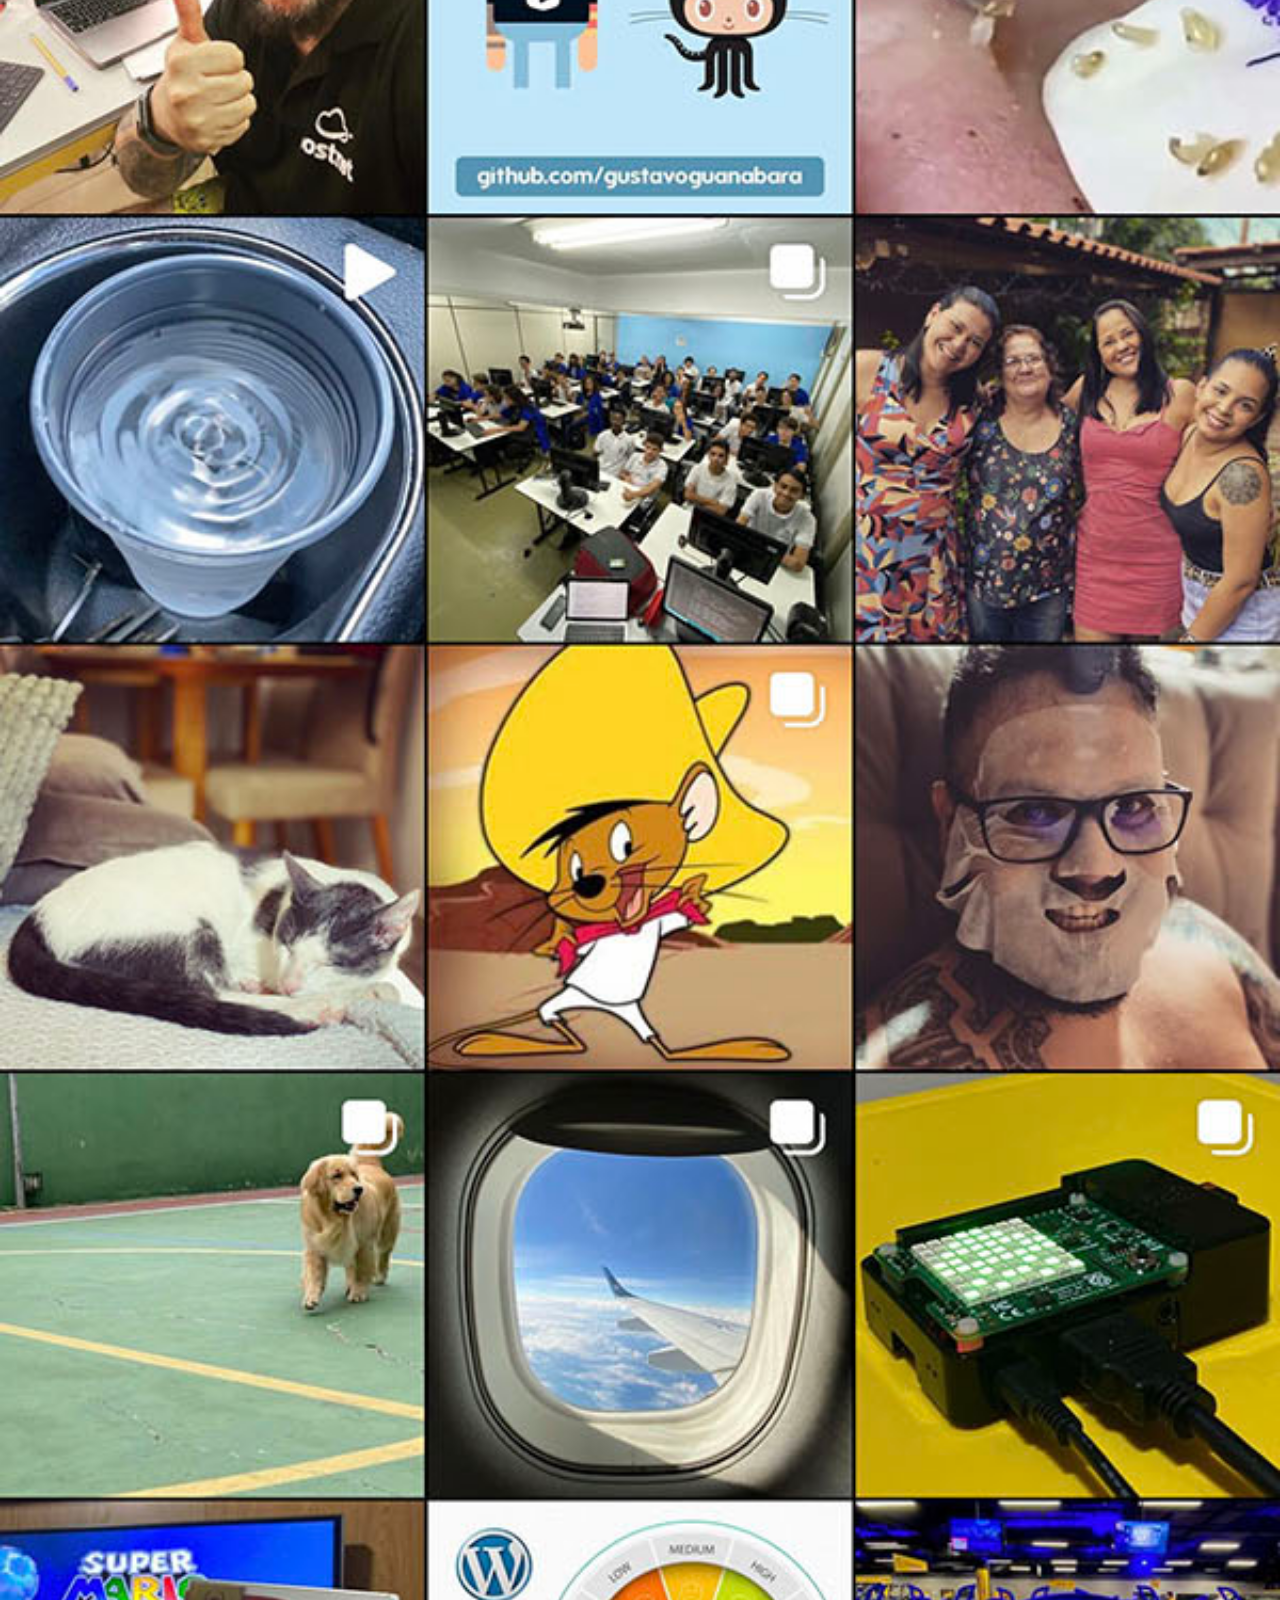
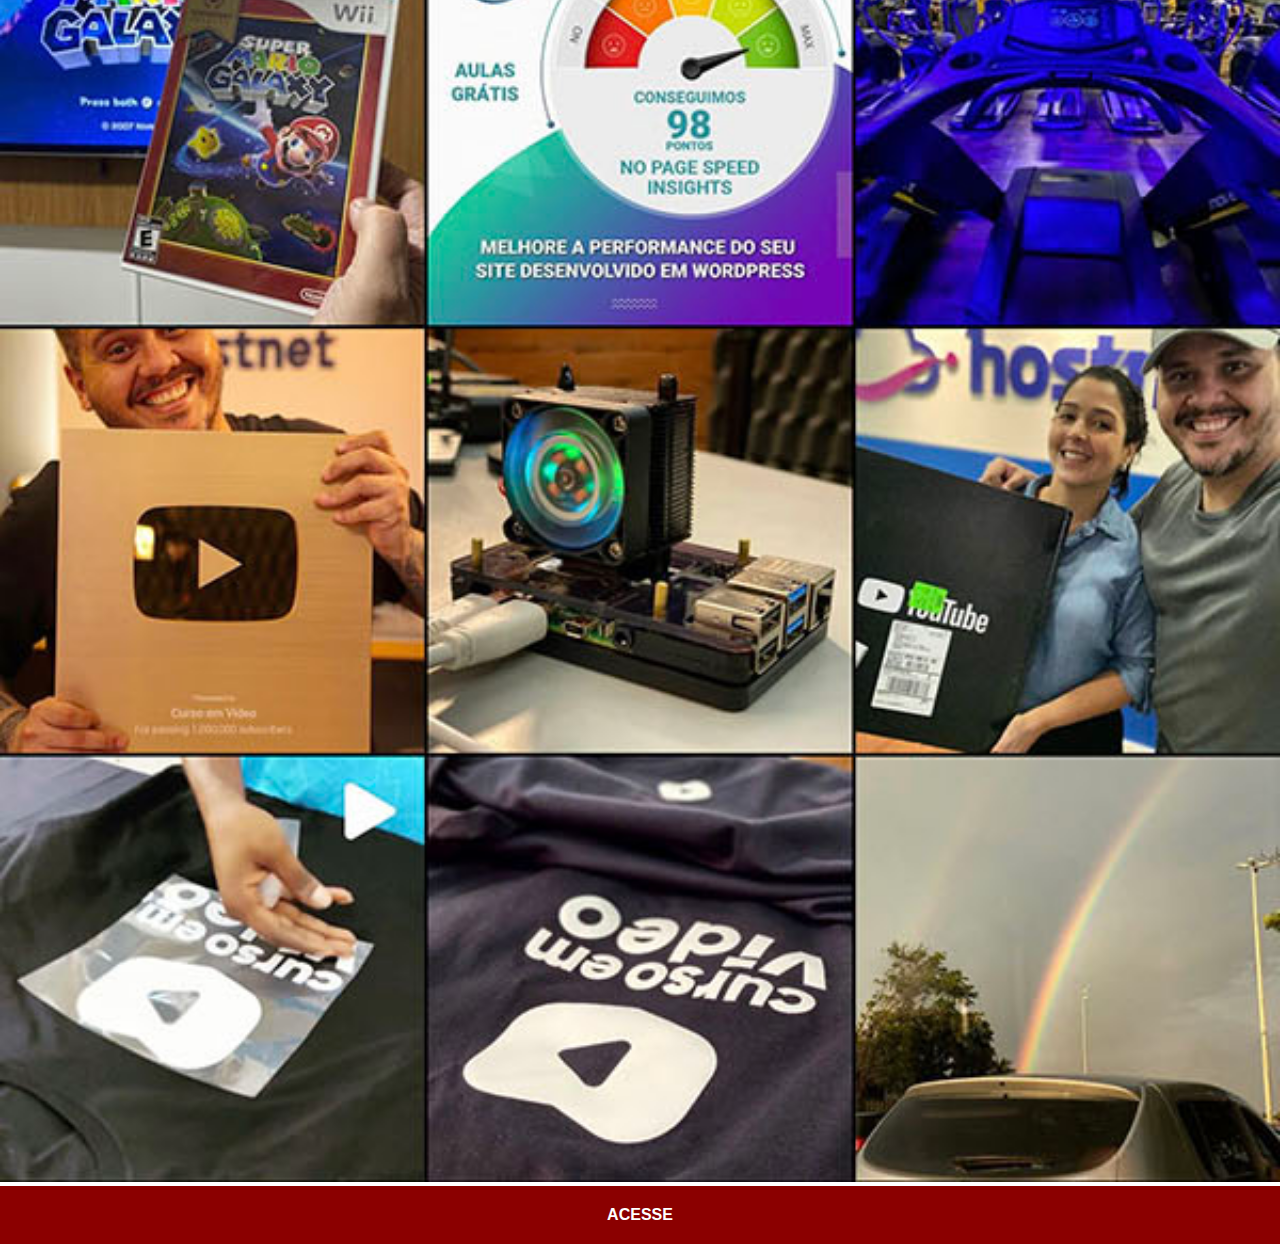
<file: instagram.html>
<!DOCTYPE html>
<html lang="pt-br">
<head>
    <meta charset="UTF-8">
    <meta http-equiv="X-UA-Compatible" content="IE=edge">
    <meta name="viewport" content="width=device-width, initial-scale=1.0">
    <title>Instagram</title>
    <link rel="stylesheet" href="estilos/social.css">
</head>
<body>
    <img src="imagens/tela-instagram.jpg" alt="Instagram">
    <a href="https://www.instagram.com/gustavoguanabara" target="_blank">ACESSE</a>
</body>
</html>
</file>
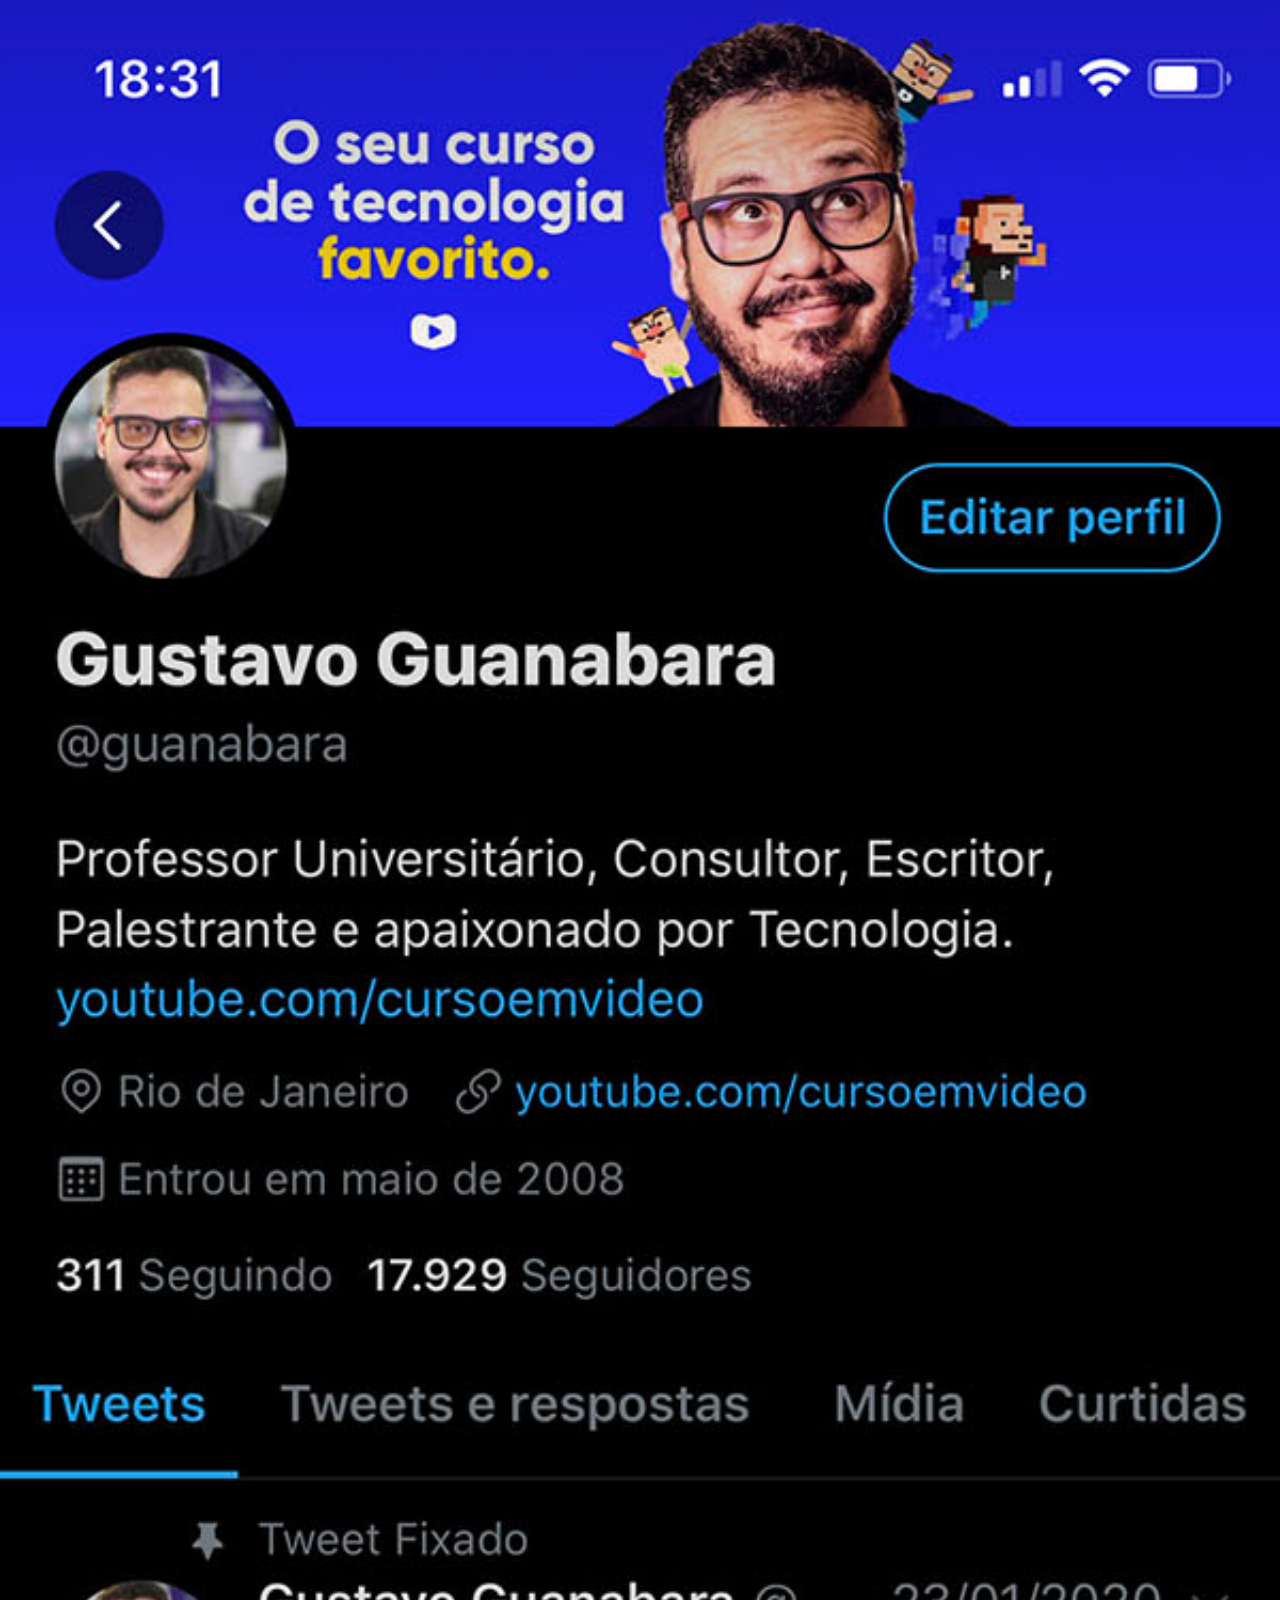
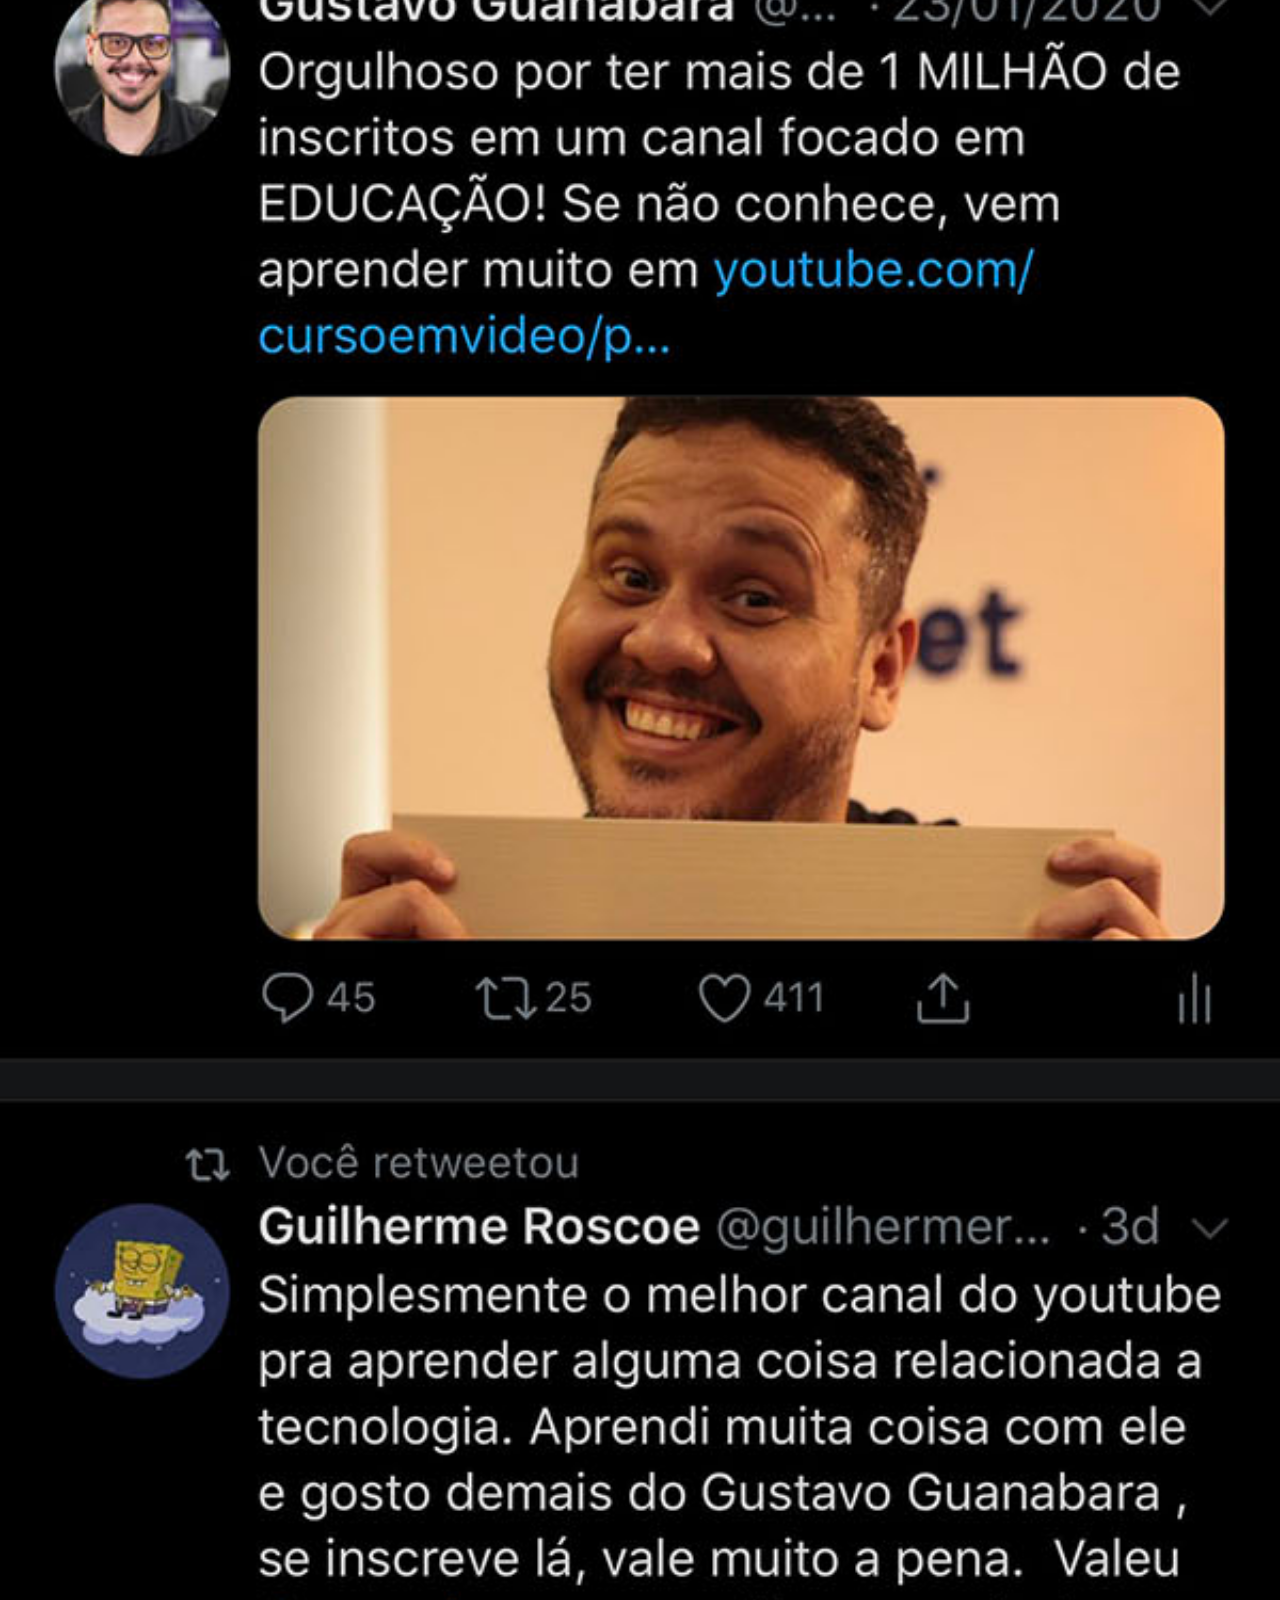
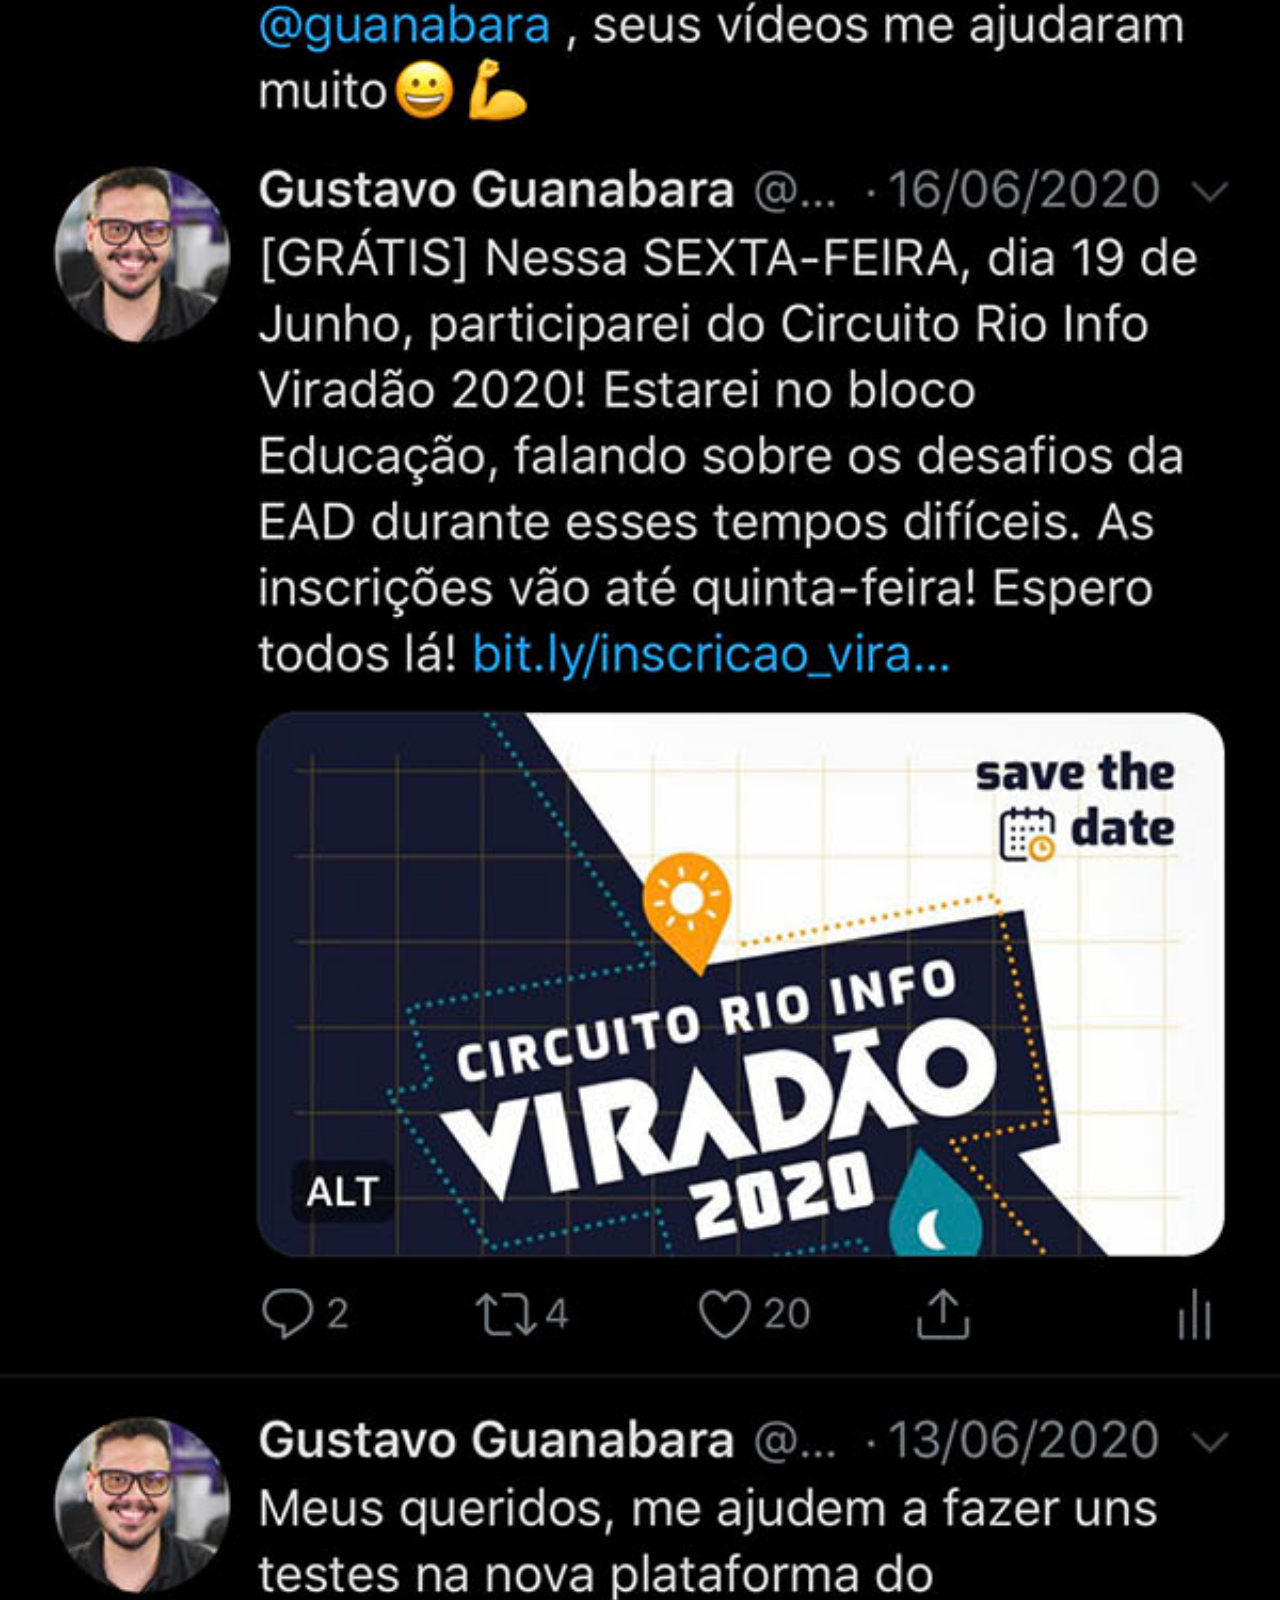
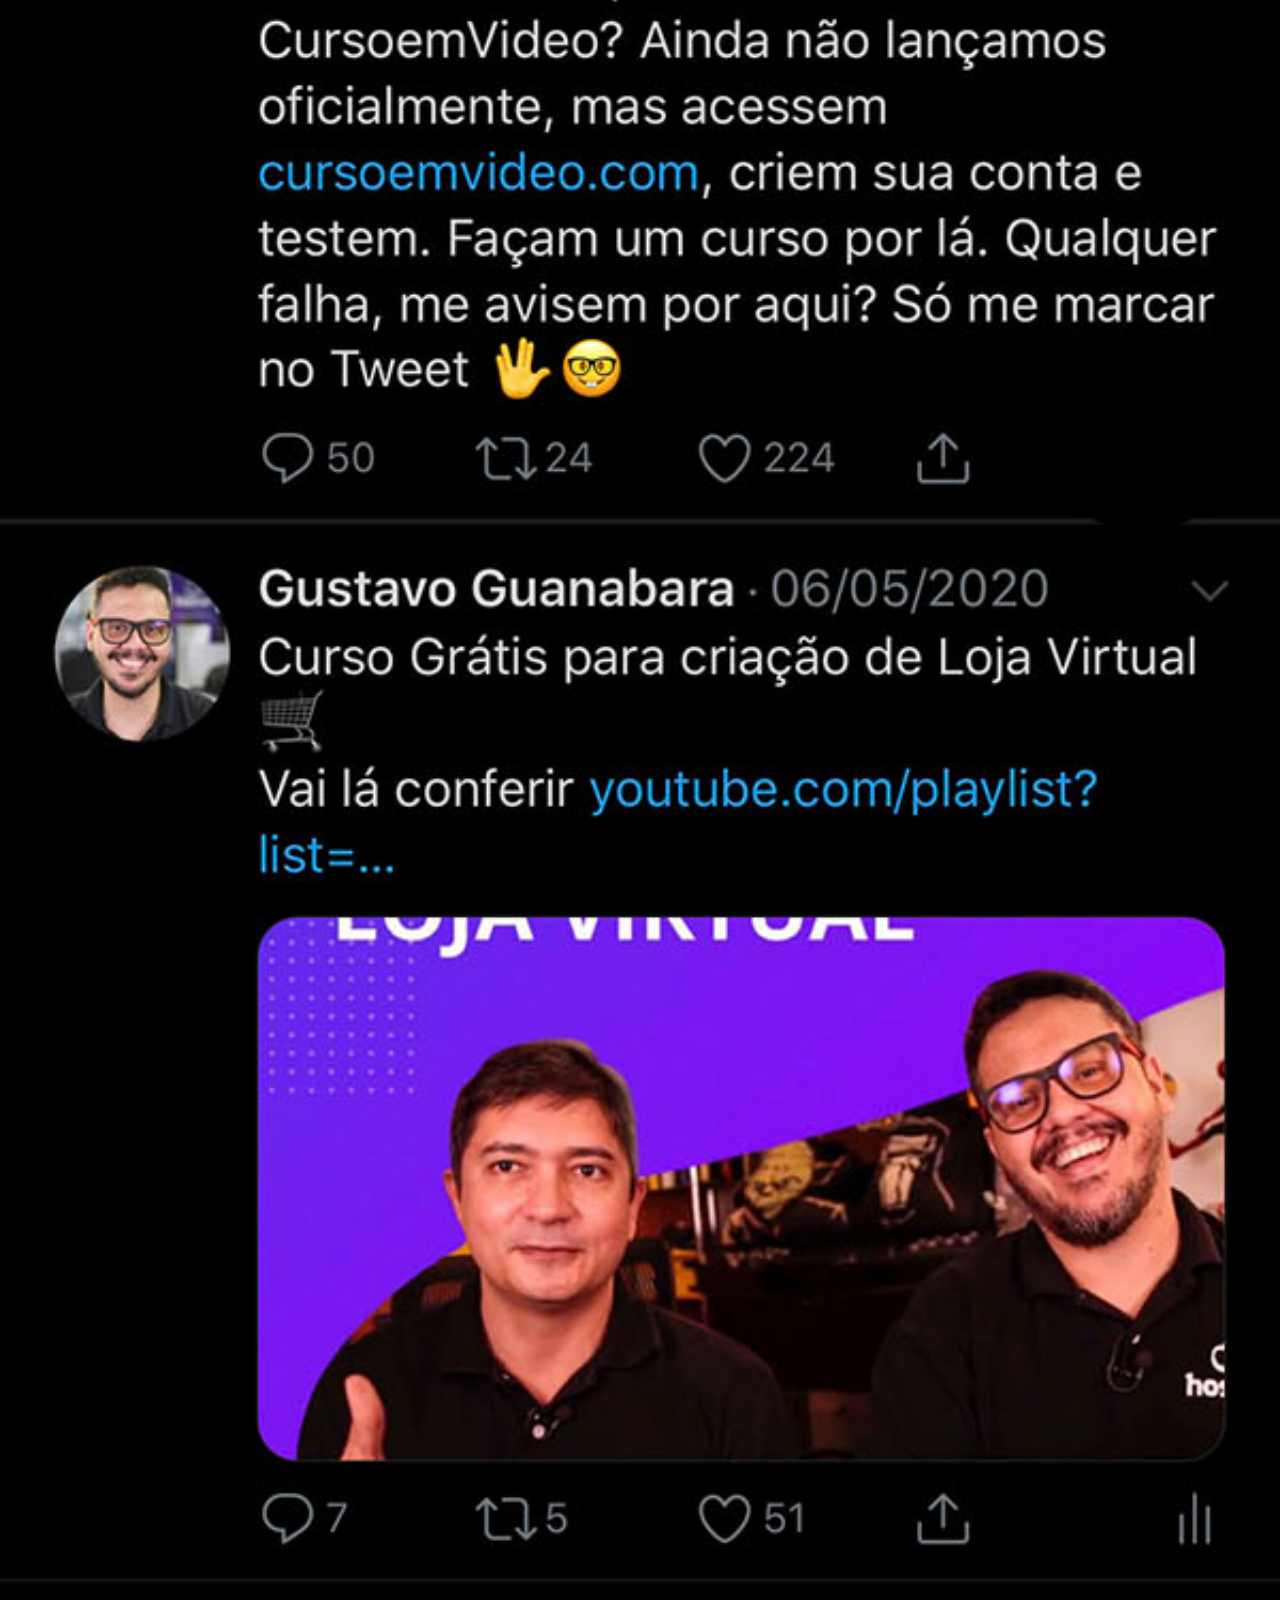
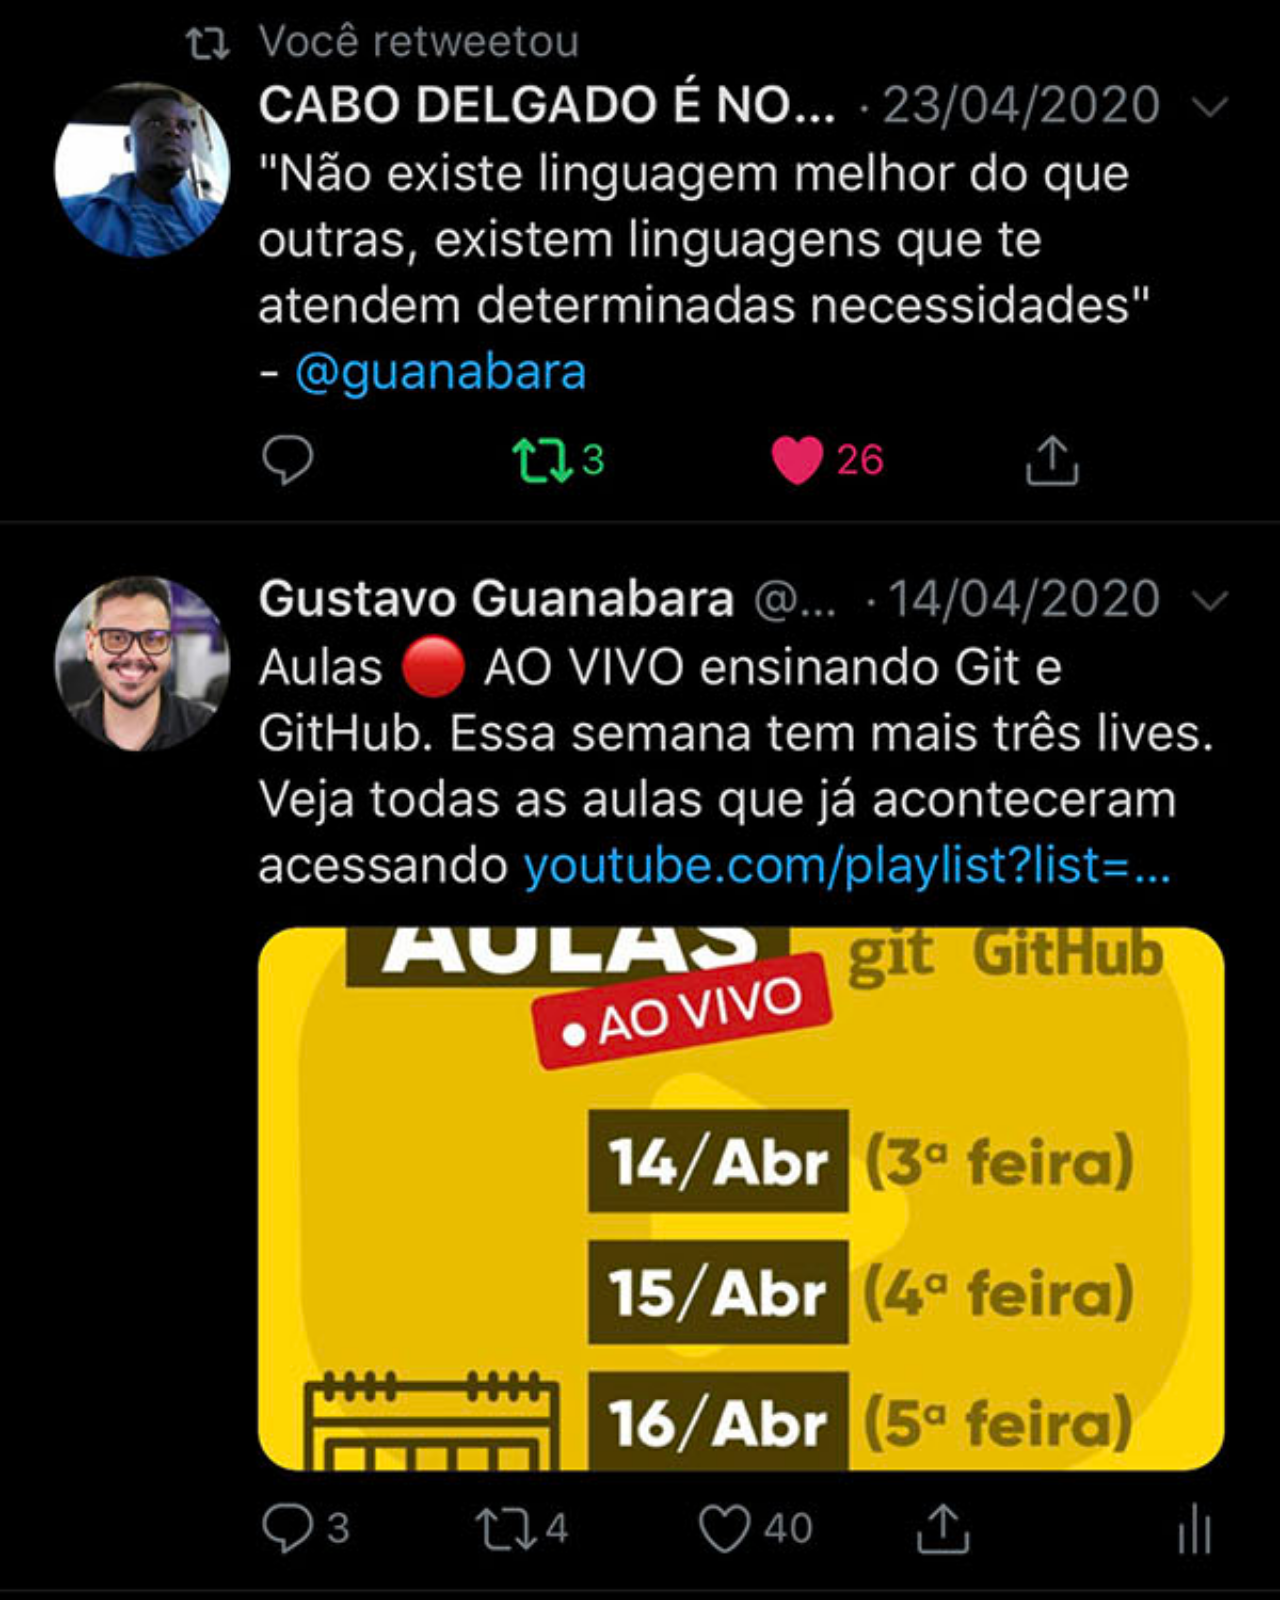
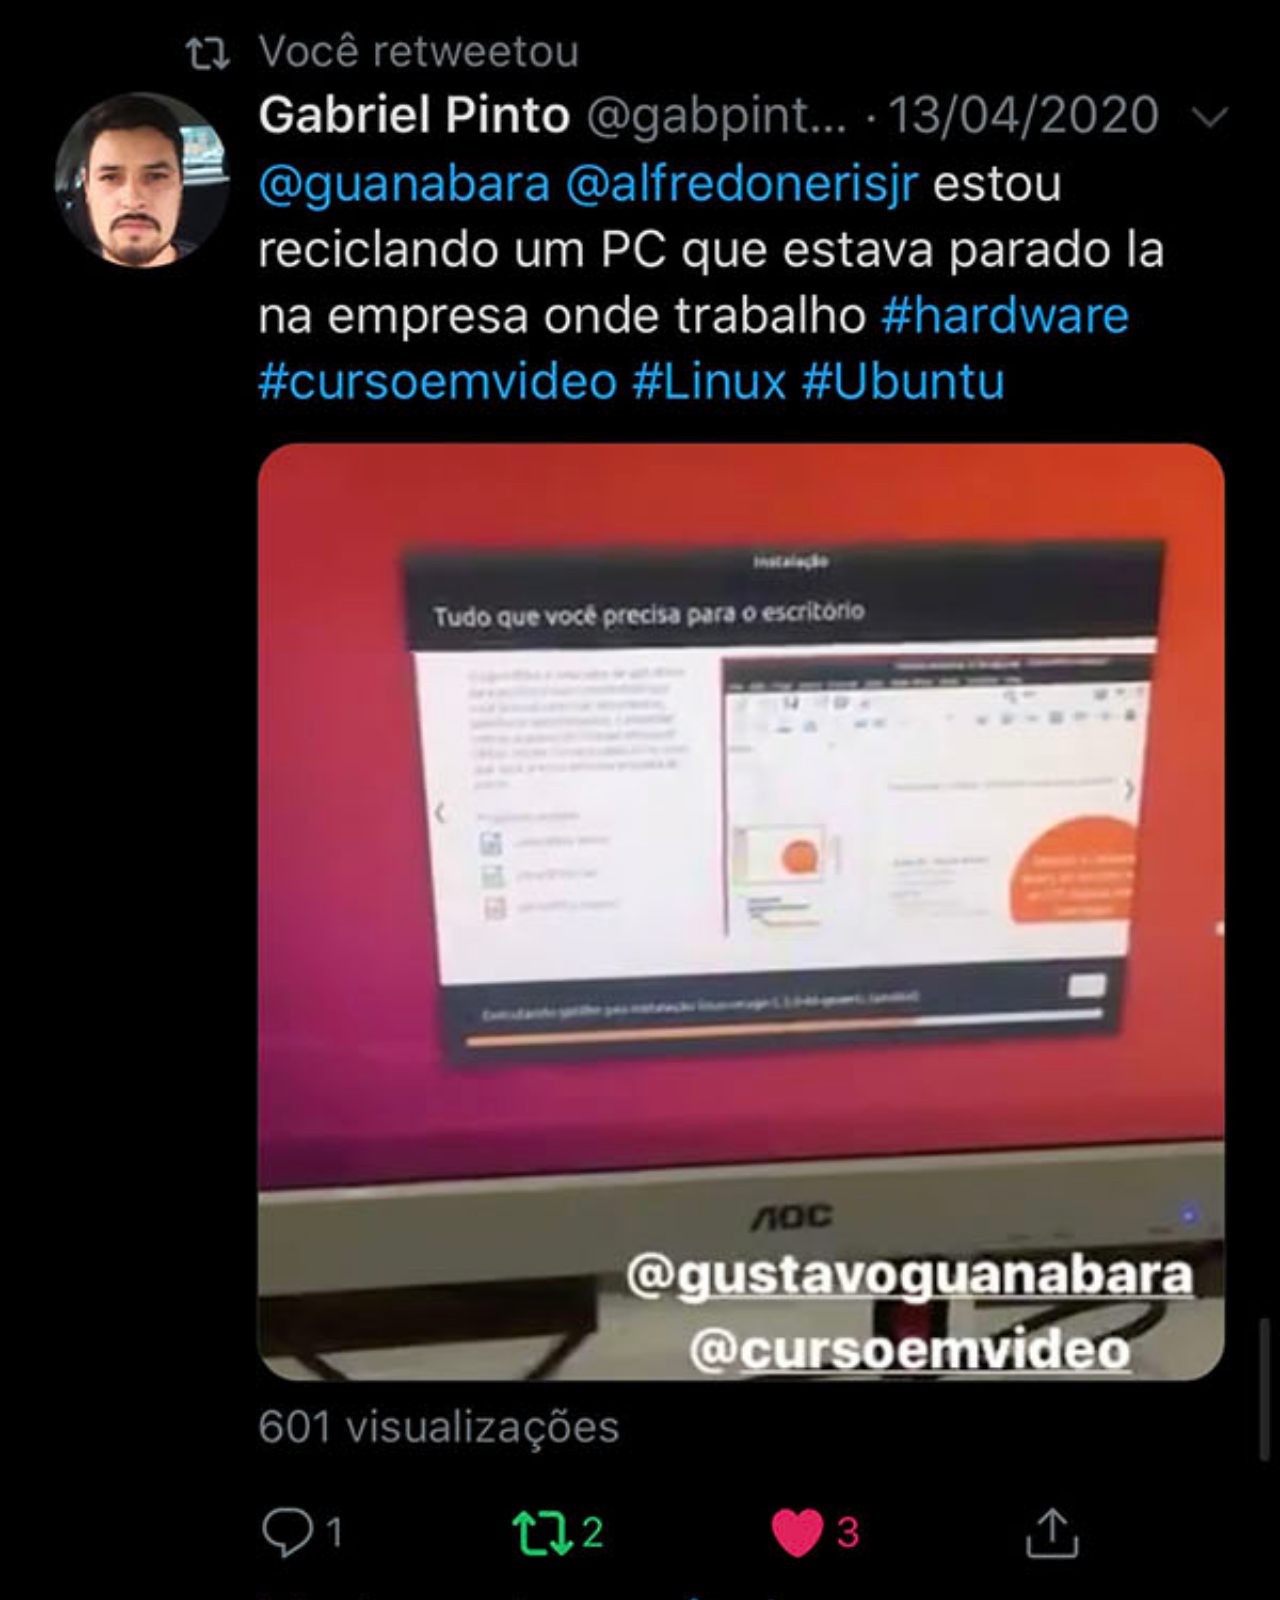
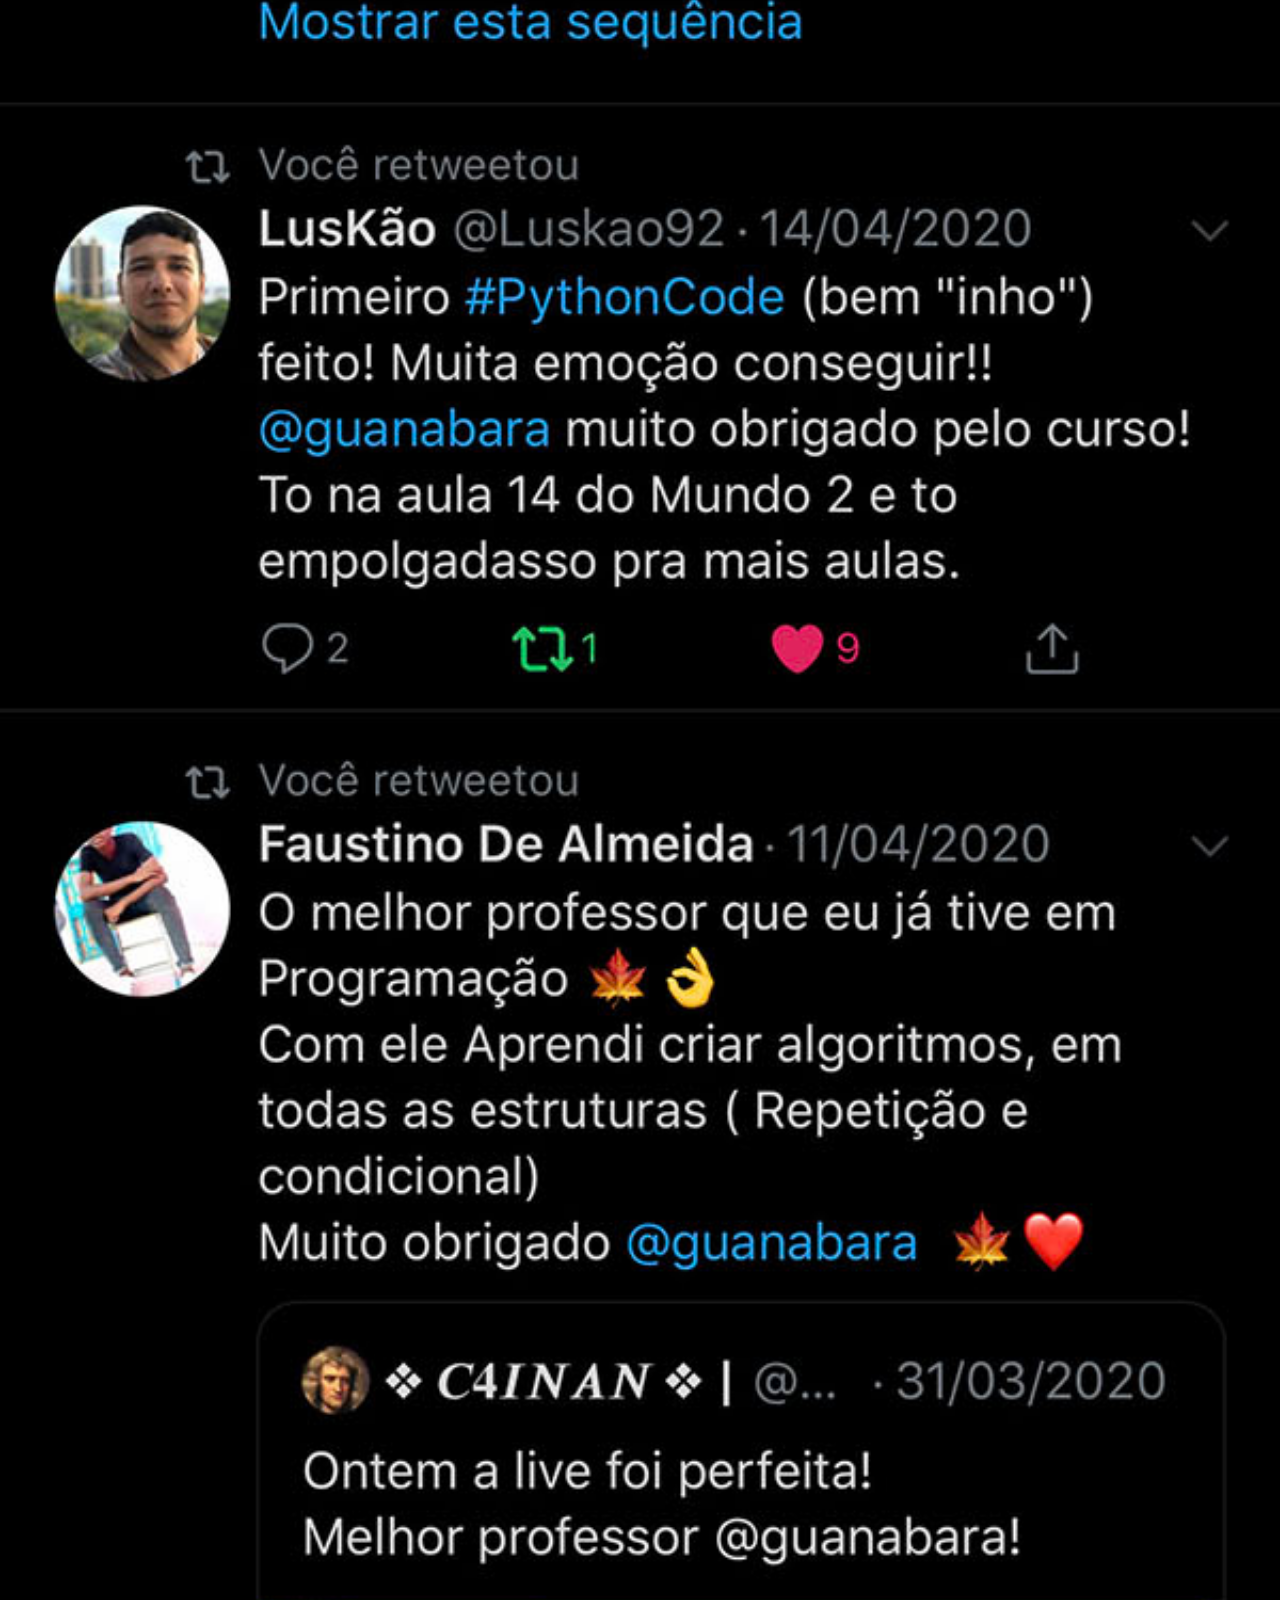
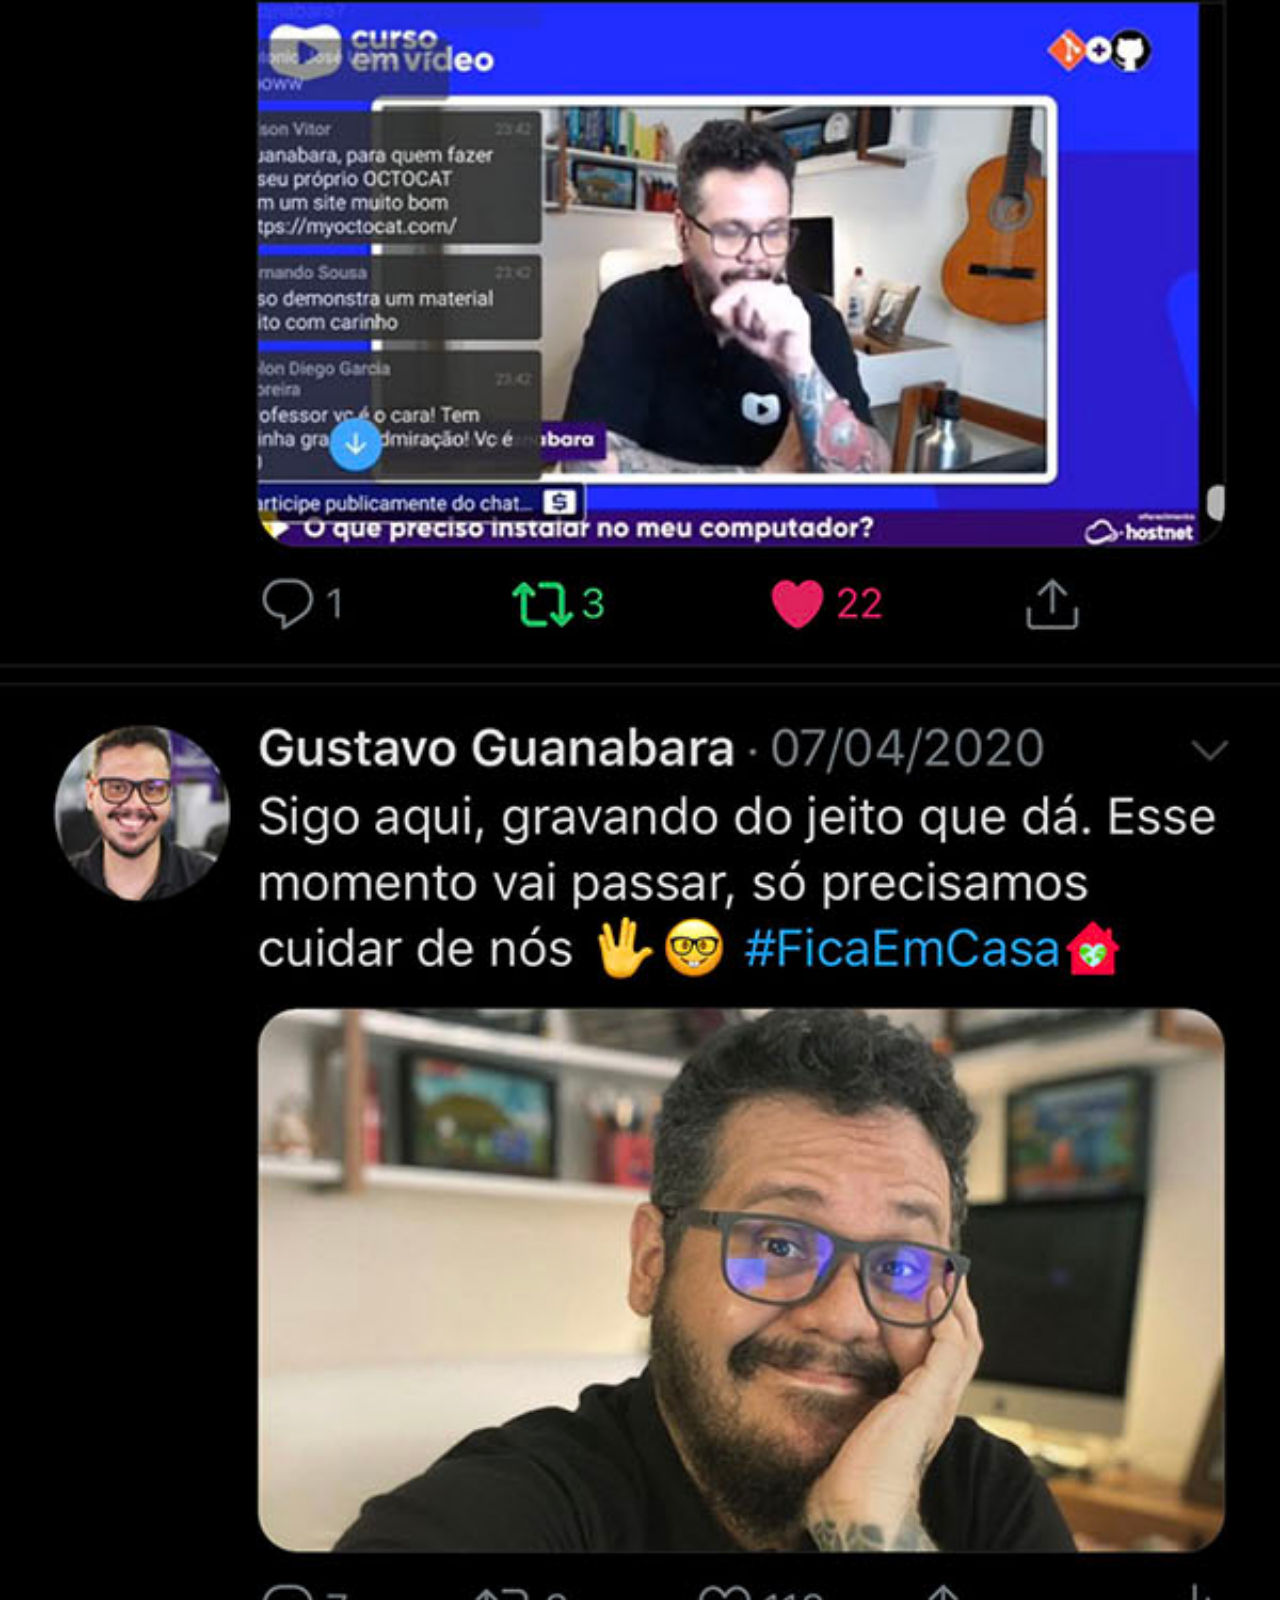
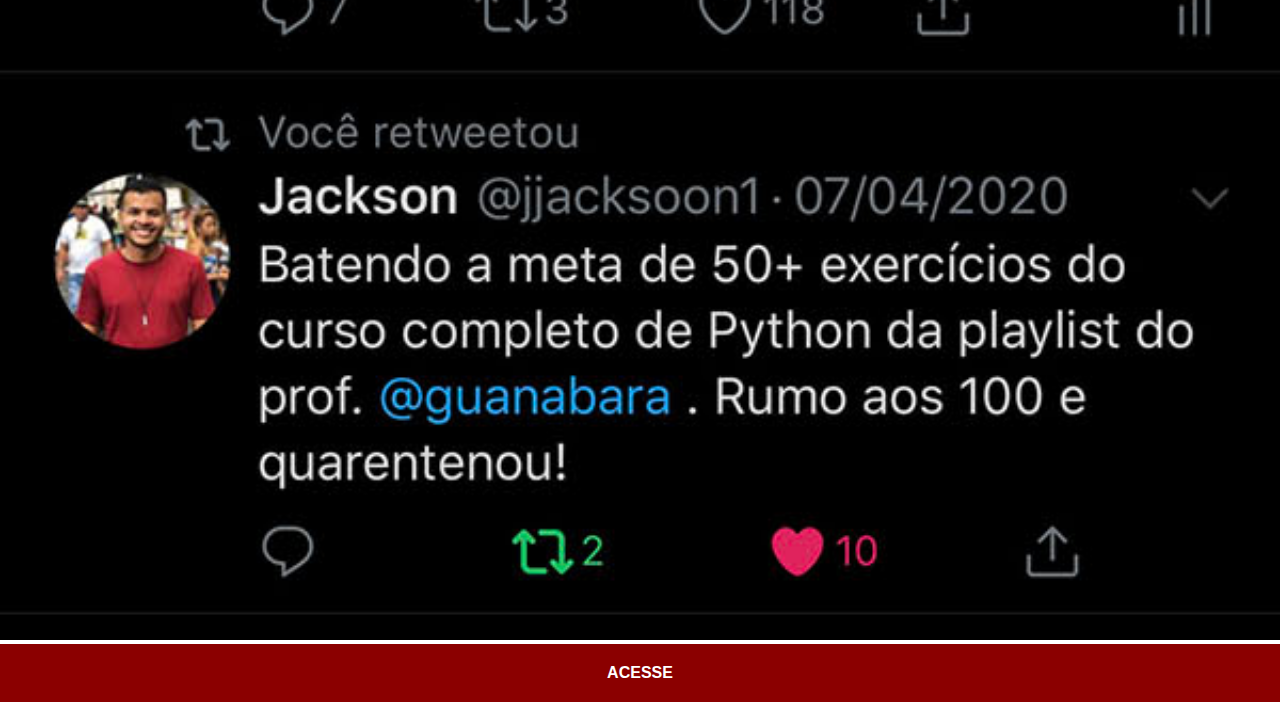
<file: twitter.html>
<!DOCTYPE html>
<html lang="pt-br">
<head>
    <meta charset="UTF-8">
    <meta http-equiv="X-UA-Compatible" content="IE=edge">
    <meta name="viewport" content="width=device-width, initial-scale=1.0">
    <title>Twitter</title>
    <link rel="stylesheet" href="estilos/social.css">
</head>
<body>
    <img src="imagens/tela-twitter.jpg" alt="Twitter">
    <a href="https://www.twitter.com/guanabara/" target="_blank">ACESSE</a>
</body>
</html>
</file>
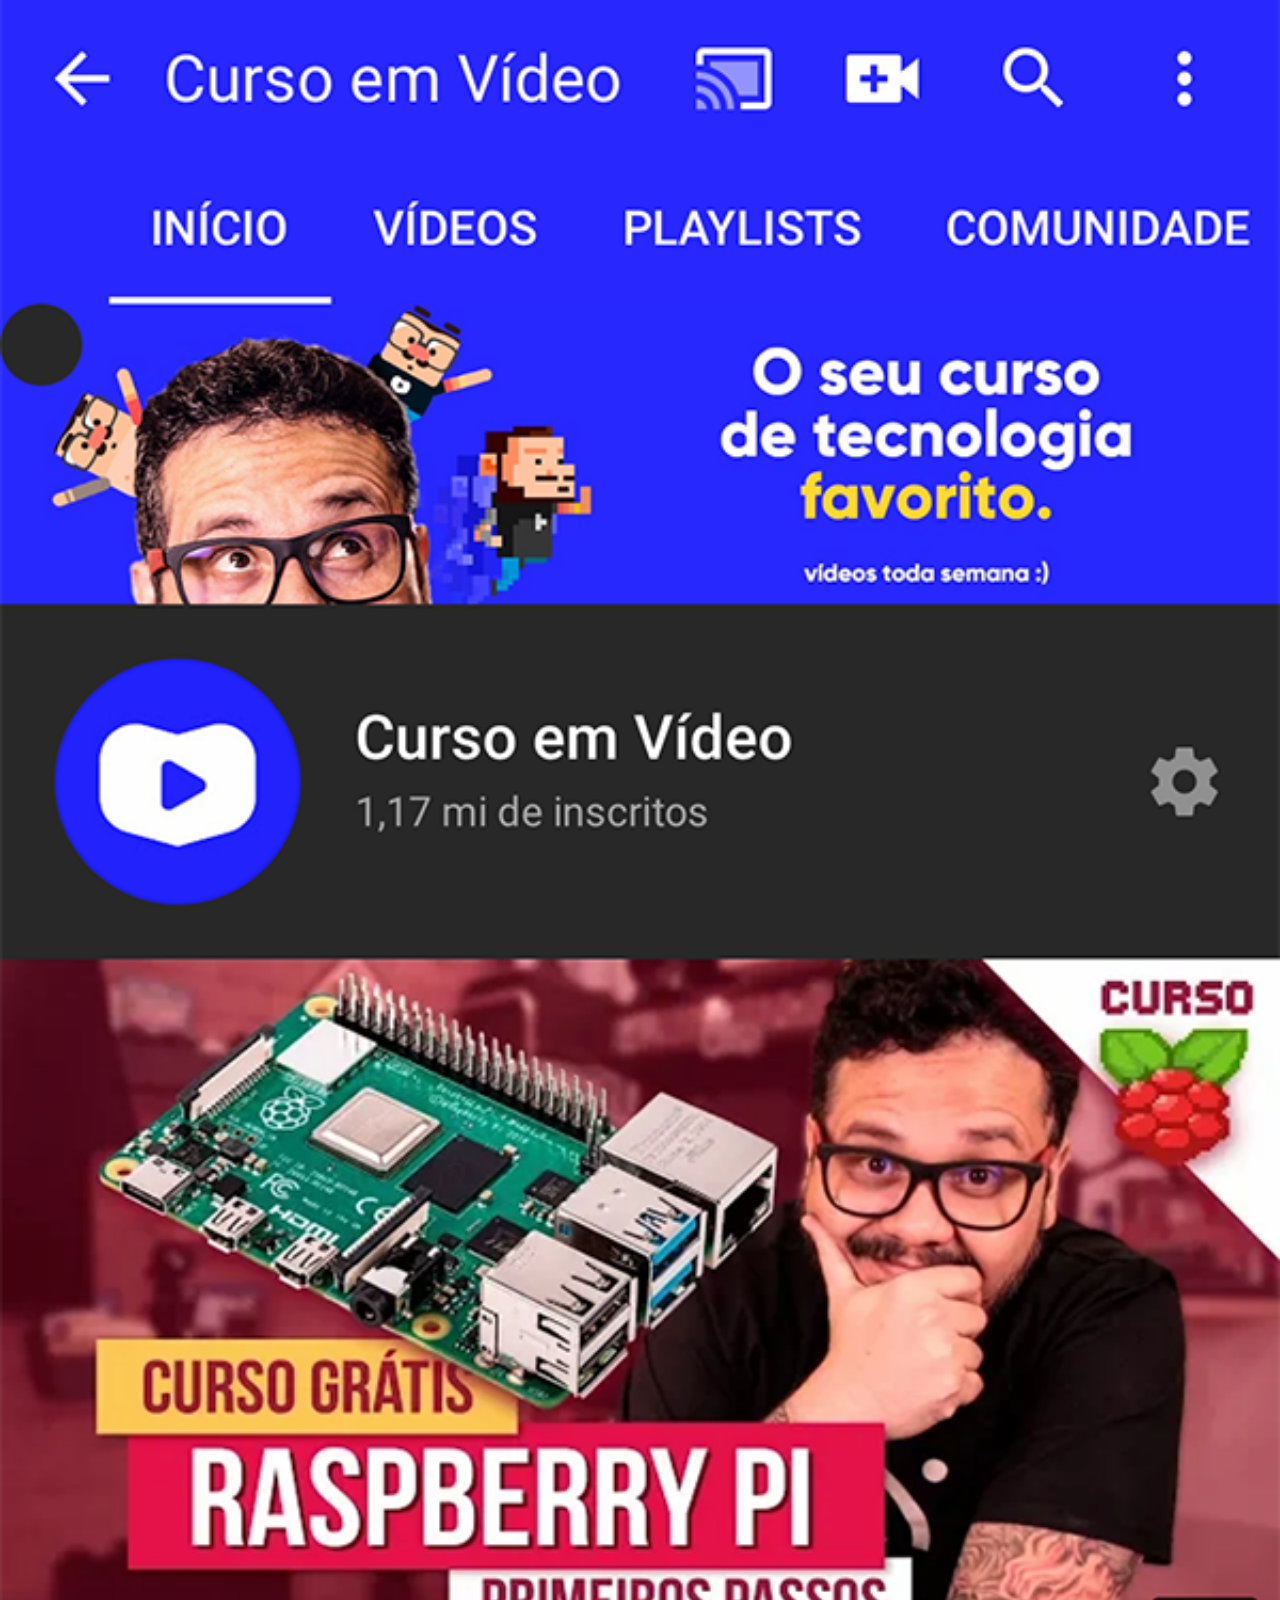
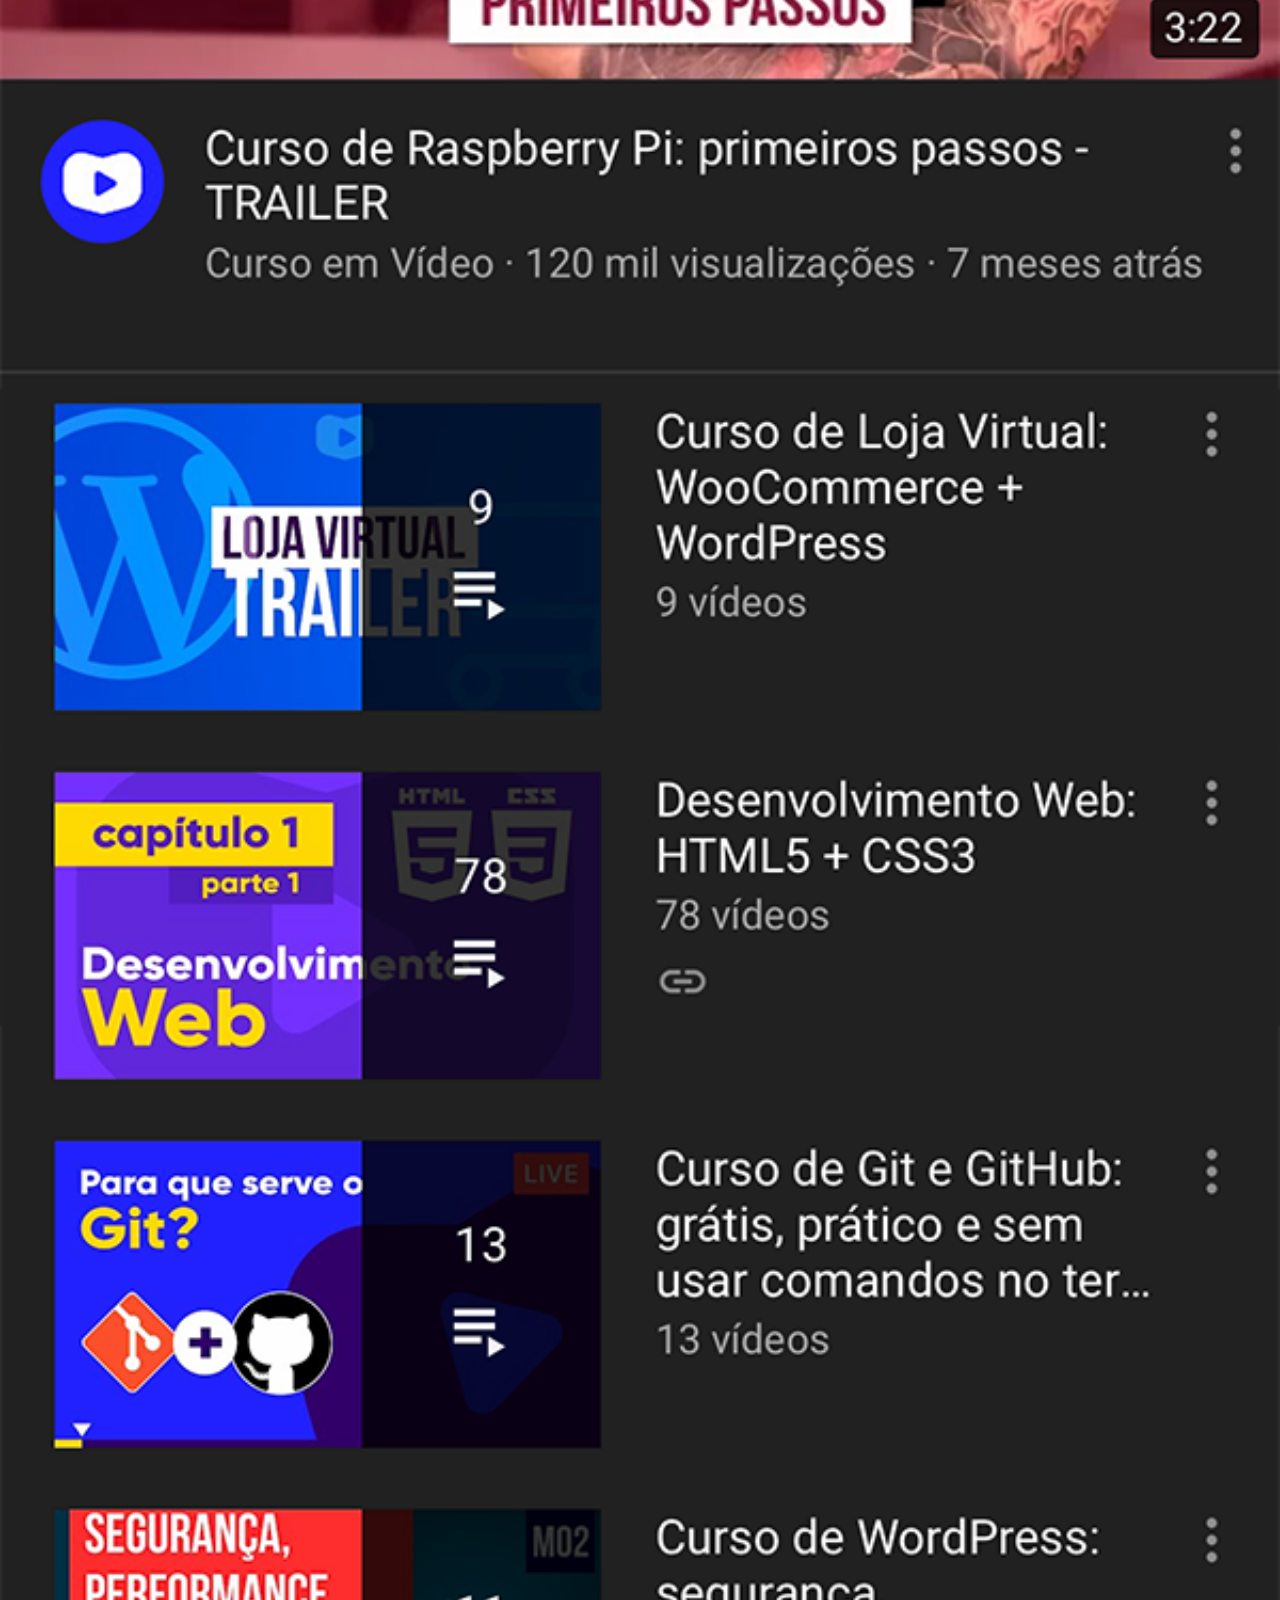
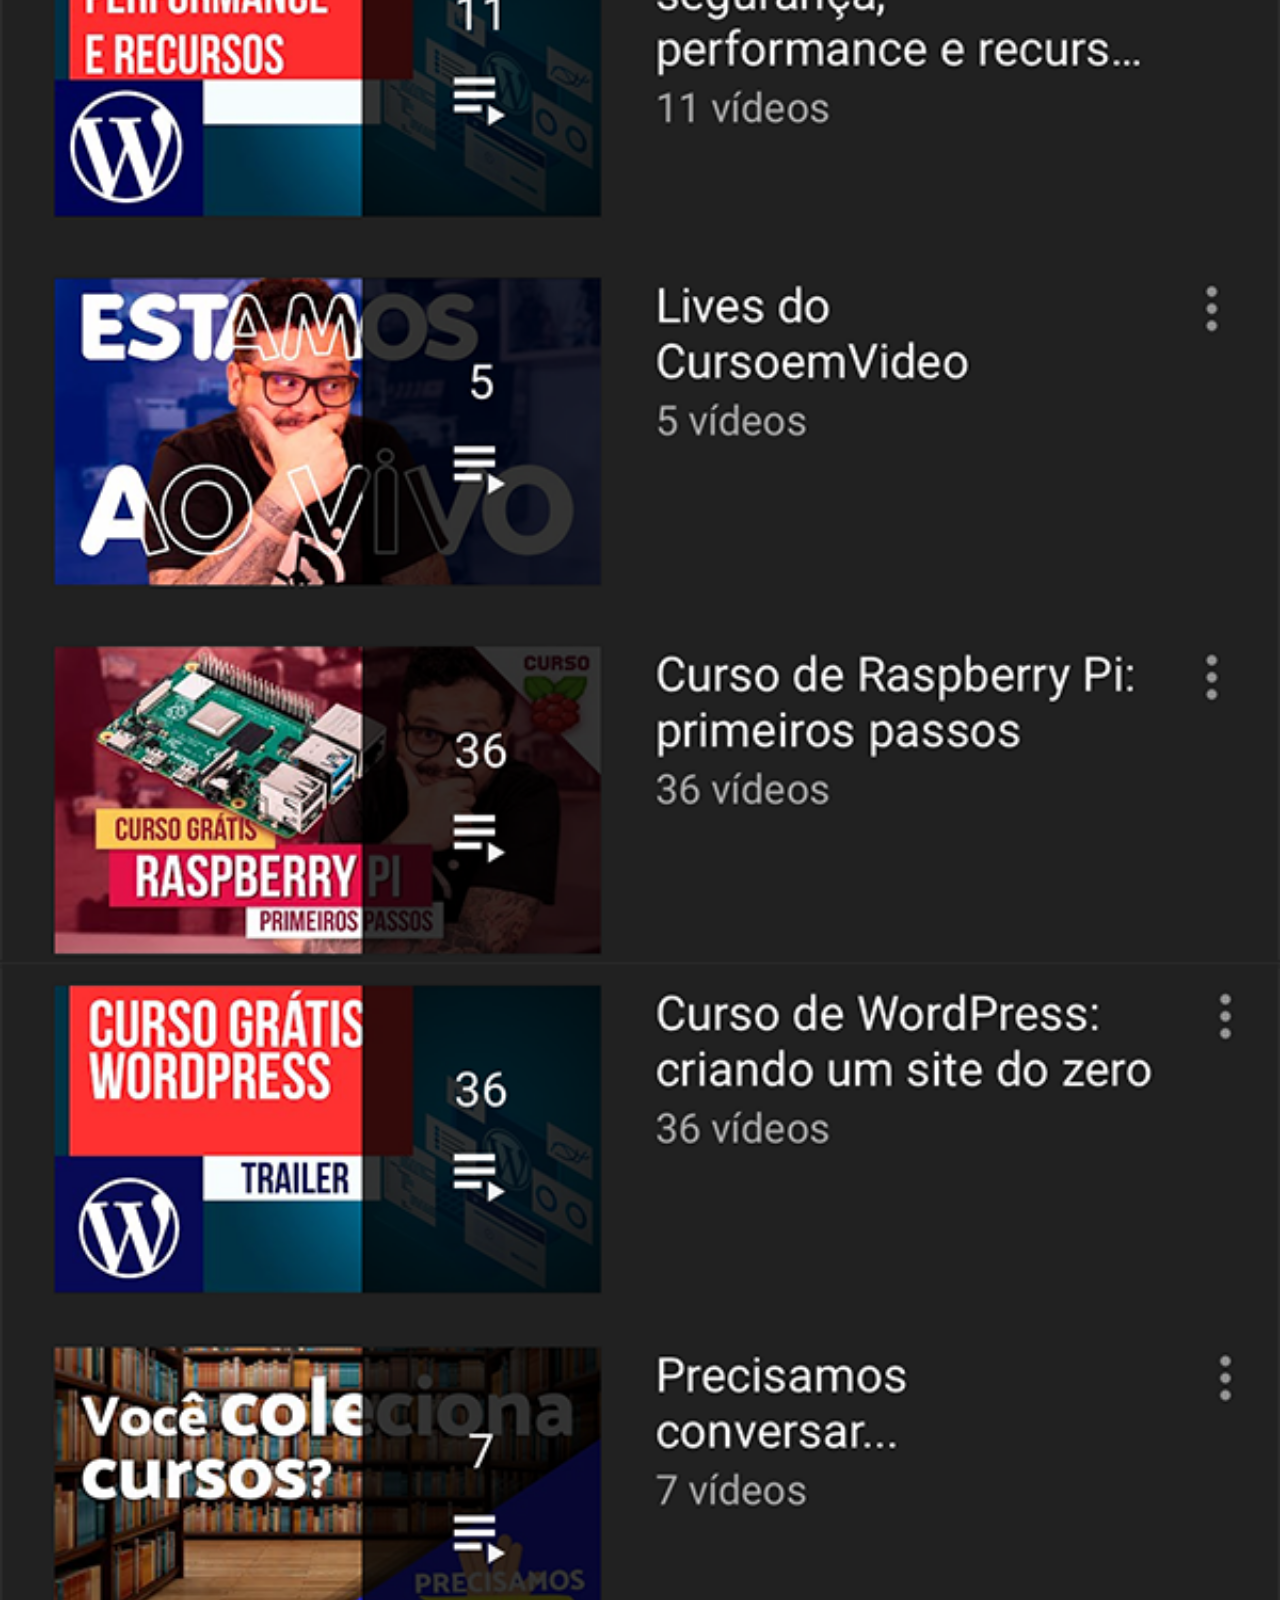
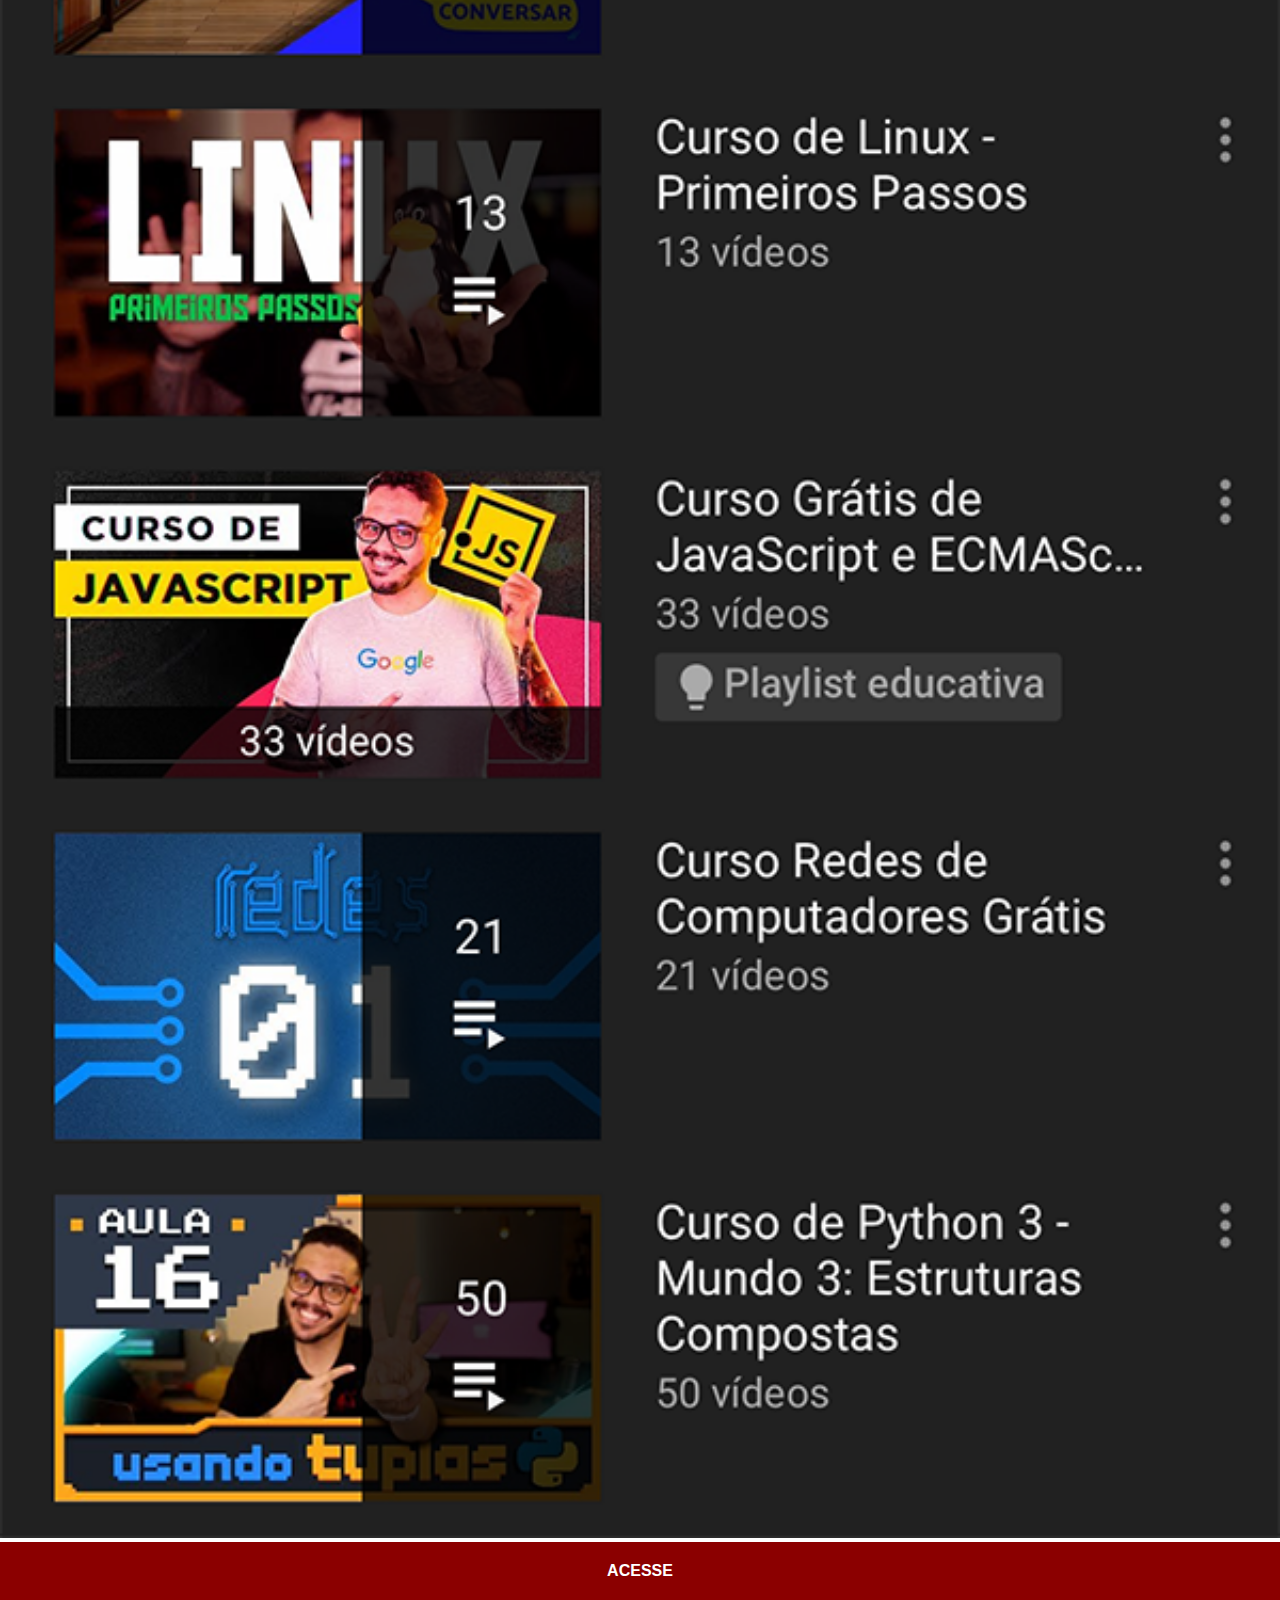
<file: youtube.html>
<!DOCTYPE html>
<html lang="pt-br">
<head>
    <meta charset="UTF-8">
    <meta http-equiv="X-UA-Compatible" content="IE=edge">
    <meta name="viewport" content="width=device-width, initial-scale=1.0">
    <title>YouTube</title>
    <link rel="stylesheet" href="estilos/social.css">
</head>
<body>
    <img src="imagens/tela-youtube.png" alt="YouTube">
    <a href="https://www.youtube.com/cursoemvideo/playlists" target="_blank">ACESSE</a>
</body>
</html>
</file>
<file: estilos/style.css>
@charset "UTF-8";

* {
    margin: 0px;
    padding: 0px;
    font-family: Arial, Helvetica, sans-serif;
}

html, body {
    height: 100vh;
    width: 100vw;
    background-color: black;
}

body{
    background: url('../imagens/fundo-madeira.jpg') no-repeat top center;
    background-size: cover;
    background-attachment: fixed;
}

main {
    position: relative;
    height: 100vh;
}

section#telefone {
    position: absolute;
    top: 50%;
    left: 50%;
    transform: translate(-50%, -50%);

    height: 627px;
    width: 311px;
    background: url('../imagens/frame-iphone.png') no-repeat;
}

iframe#tela {
    position: relative;
    top: 80px;
    left: 22px;
    width: 267px;
    height: 471px;
}

section#redes-sociais {
    text-align: right;
}

section#redes-sociais > a > img {
    width: 50px;
    margin: 10px;
    border-radius: 50%;
    box-shadow: 2px 2px 5px rgba(0, 0, 0, 0.400);
    box-sizing: border-box;
}

section#redes-sociais img:hover {
    border: 2px solid rgba(255, 255, 255, 0.618);
    transform: translate(-3px, -3px);
    box-shadow: 5px 5px 10px rgba(0, 0, 0, 0.629);
    transition: transform 0.5s, border 1s;
}
</file>
<file: estilos/social.css>
@charset "UTF-8";

* {
    margin: 0px;
    padding: 0px;
    font-family: Arial, Helvetica, sans-serif;
}

::-webkit-scrollbar {
    width: 0px;
    height: 0px;
}

img {
    width: 100vw;
}

a {
    display: block;
    background-color: darkred;
    color: white;
    padding: 20px;
    text-align: center;
    font-weight: bolder;
    text-decoration: none;
}

a:hover {
    background-color: red;
}
</file>
